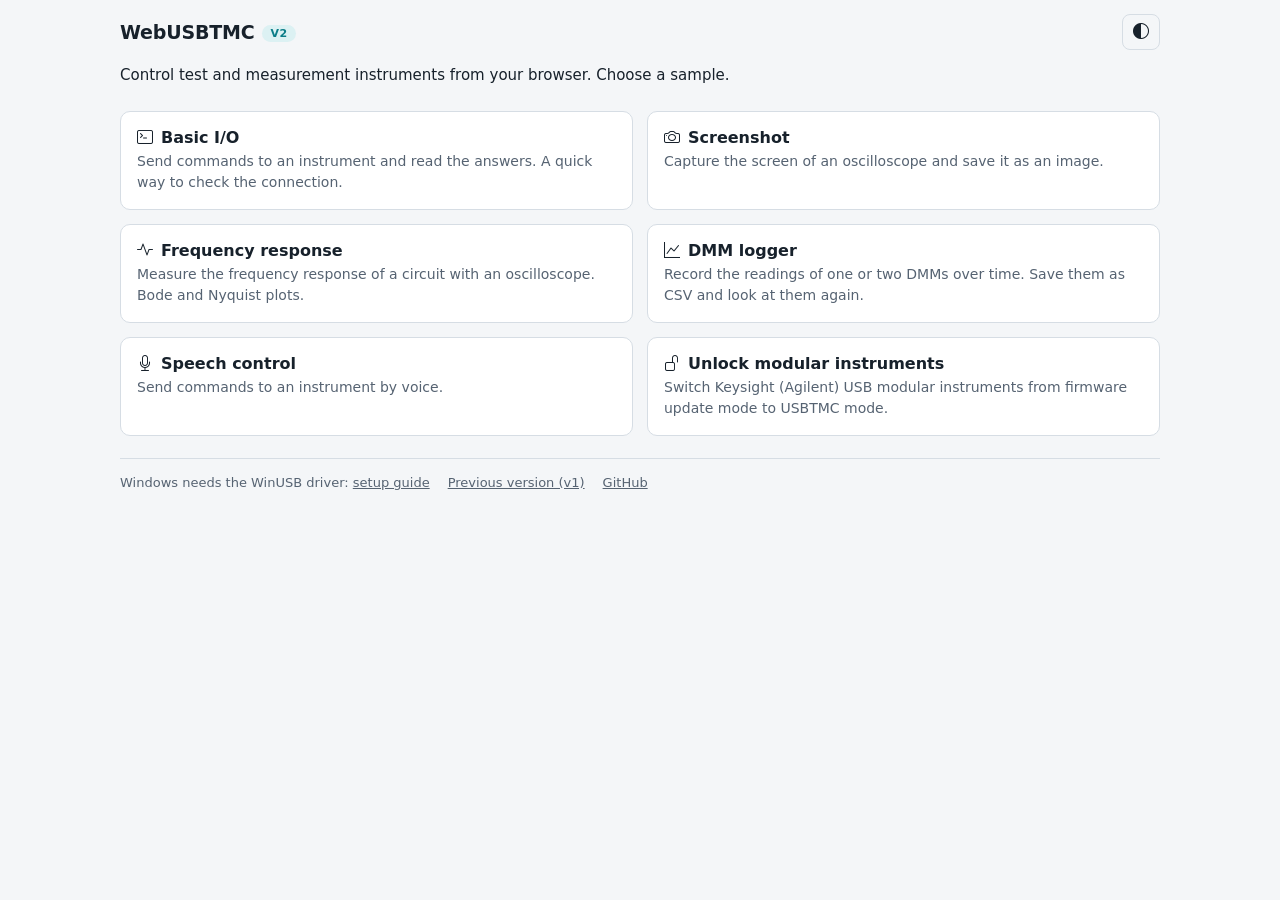
<file: index.html>
<!DOCTYPE html>
<html lang="en">

<head>
  <meta charset="utf-8">
  <meta name="viewport" content="width=device-width, initial-scale=1">
  <meta name="color-scheme" content="light dark">
  <title>WebUSBTMC Demos</title>
  <script src="v2/common/theme.js"></script>
  <link rel="stylesheet" href="https://cdn.jsdelivr.net/npm/bootstrap@5.3.8/dist/css/bootstrap.css"
    integrity="sha256-SlAge5VqSrlDZA7pkxGLVUo06WojJhz+WLmqGAenhJs=" crossorigin="anonymous">
  <link rel="stylesheet" href="https://cdn.jsdelivr.net/npm/bootstrap-icons@1.13.2/font/bootstrap-icons.css"
    integrity="sha256-YNpYiT7G8W7avaxPeaEN1zFRAQQHeC6QI2KG2w7nGZI=" crossorigin="anonymous">
  <link rel="stylesheet" href="v2/common/common.css">
  <style>
    /* The list of samples. Each sample stands on its own, so this page is the only place that knows them all. */
    .samples { list-style: none; margin: 0; padding: 0; display: grid; gap: 14px; grid-template-columns: 1fr; }
    @container (min-width: 760px) { .samples { grid-template-columns: minmax(0, 1fr) minmax(0, 1fr); } }
    .sample {
      display: block; height: 100%; padding: 16px; color: var(--fg); text-decoration: none;
    }
    .sample:hover { border-color: var(--accent); color: var(--fg); }
    .sample:focus-visible { outline: 2px solid var(--accent); outline-offset: 2px; }
    .sample h2 { font-size: 16px; font-weight: 650; text-transform: none; letter-spacing: 0; color: var(--fg); margin: 0 0 4px; }
    .sample p { margin: 0; color: var(--muted); font-size: 14px; }
  </style>
</head>

<body>
  <div class="app">
    <header class="appbar">
      <span class="brand">WebUSBTMC<span class="chip">v2</span></span>
      <button class="btn btn-outline-secondary theme-toggle" type="button" data-theme-toggle><i class="bi bi-circle-half"></i></button>
    </header>

    <p class="mt-2 mb-4">Control test and measurement instruments from your browser. Choose a sample.</p>

    <main>
      <ul class="samples">
        <li>
          <a class="card-lite sample" href="v2/basiciopage/">
            <h2><i class="bi bi-terminal me-2"></i>Basic I/O</h2>
            <p>Send commands to an instrument and read the answers. A quick way to check the connection.</p>
          </a>
        </li>
        <li>
          <a class="card-lite sample" href="v2/screenshotpage/">
            <h2><i class="bi bi-camera me-2"></i>Screenshot</h2>
            <p>Capture the screen of an oscilloscope and save it as an image.</p>
          </a>
        </li>
        <li>
          <a class="card-lite sample" href="v2/fra/">
            <h2><i class="bi bi-activity me-2"></i>Frequency response</h2>
            <p>Measure the frequency response of a circuit with an oscilloscope. Bode and Nyquist plots.</p>
          </a>
        </li>
        <li>
          <a class="card-lite sample" href="v2/dmmlogger/">
            <h2><i class="bi bi-graph-up me-2"></i>DMM logger</h2>
            <p>Record the readings of one or two DMMs over time. Save them as CSV and look at them again.</p>
          </a>
        </li>
        <li>
          <a class="card-lite sample" href="v2/speechrecognitionpage/">
            <h2><i class="bi bi-mic me-2"></i>Speech control</h2>
            <p>Send commands to an instrument by voice.</p>
          </a>
        </li>
        <li>
          <a class="card-lite sample" href="v2/unlockusbmodular/">
            <h2><i class="bi bi-unlock me-2"></i>Unlock modular instruments</h2>
            <p>Switch Keysight (Agilent) USB modular instruments from firmware update mode to USBTMC mode.</p>
          </a>
        </li>
      </ul>
    </main>

    <footer class="foot">
      <span>Windows needs the WinUSB driver: <a href="https://github.com/ananswer/webusbtmc/#windows">setup guide</a></span>
      <a href="v1/">Previous version (v1)</a>
      <a href="https://github.com/ananswer/webusbtmc">GitHub</a>
    </footer>
  </div>
</body>

</html>
</file>
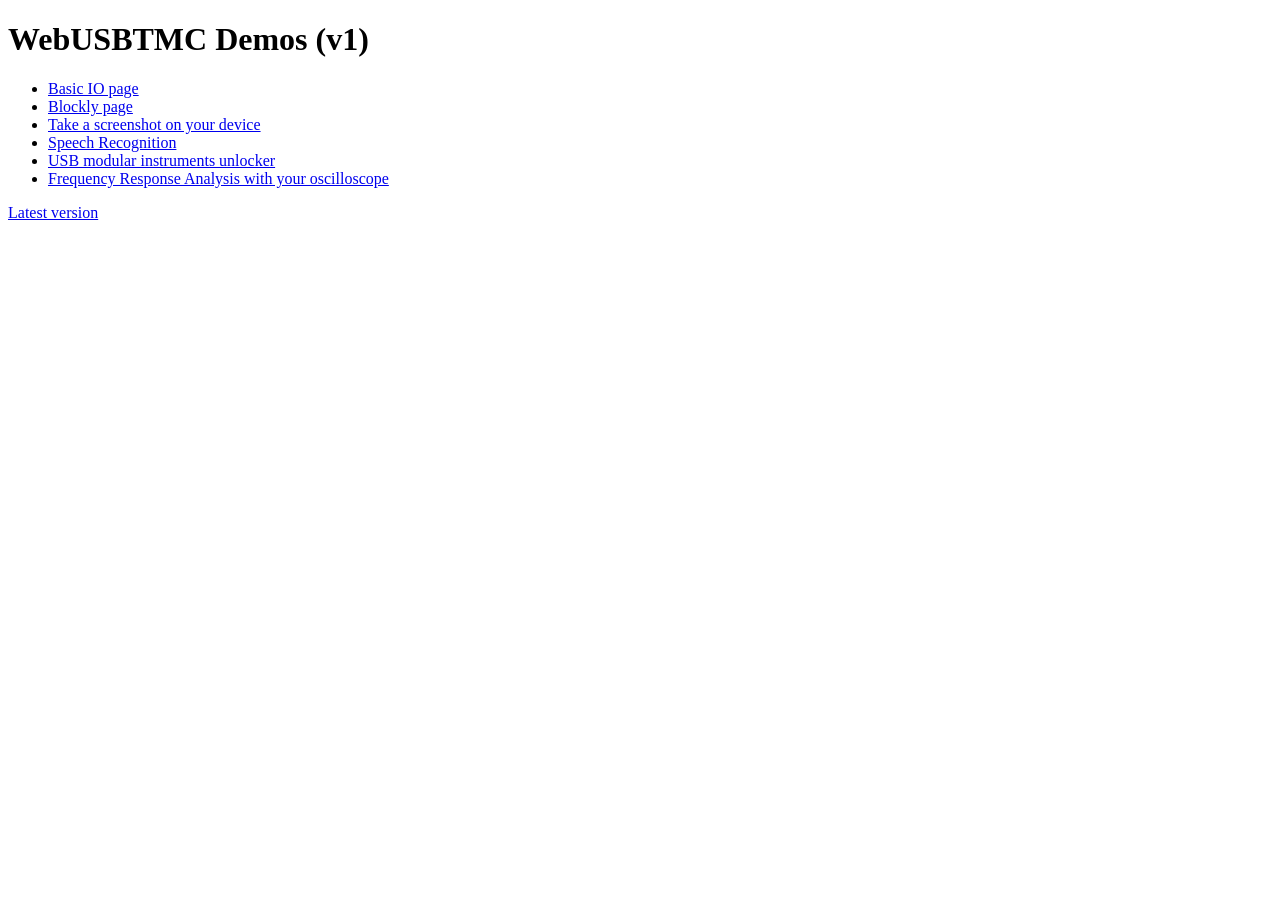
<file: v1/index.html>
<!DOCTYPE html>
<html>
  <head>
    <!-- Required meta tags -->
    <meta charset="utf-8">
    <meta name="viewport" content="width=device-width, initial-scale=1, shrink-to-fit=no">
    <title>WebUSBTMC Demos (v1)</title>
  </head>
  <body>
    <h1>WebUSBTMC Demos (v1)</h1>
    <ul>
      <li><a href="basiciopage/">Basic IO page</a></li>
      <li><a href="blocklypage/">Blockly page</a></li>
      <li><a href="screenshotpage/">Take a screenshot on your device</a></li>
      <li><a href="speechrecognitionpage/">Speech Recognition</a></li>
      <li><a href="unlockusbmodular/">USB modular instruments unlocker</a></li>
      <li><a href="fra/">Frequency Response Analysis with your oscilloscope</a></li>
    </ul>
    <a href="../">Latest version</a>
  </body>
</html>
</file>
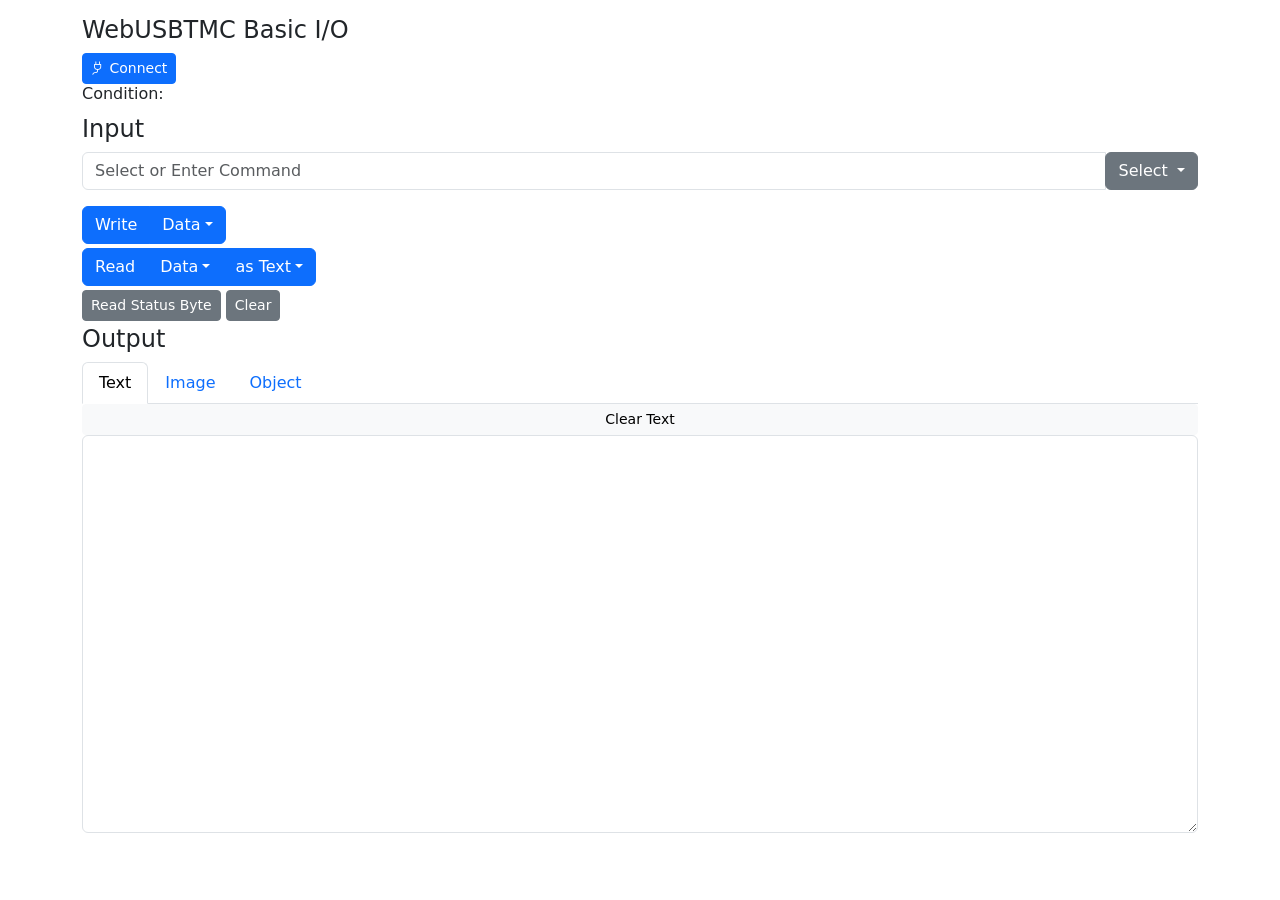
<file: v1/basiciopage/index.html>
<!DOCTYPE html>
<html lang="en">

<head>
  <!-- Required meta tags -->
  <meta charset="utf-8">
  <meta name="viewport" content="width=device-width, initial-scale=1">
  <!-- Bootstrap CSS -->
  <link rel="stylesheet" href="https://cdn.jsdelivr.net/npm/bootstrap@5.1.3/dist/css/bootstrap.css"
    integrity="sha256-o+AsfCHj7A1M5Xgm1kJmZiGEIvMQEzQqrXz2072Gkkg=" crossorigin="anonymous">
  <link rel="stylesheet" href="https://cdn.jsdelivr.net/npm/bootstrap-icons@1.6.0/font/bootstrap-icons.css"
    integrity="sha256-xI9svxPNgINGMuNc6T4pgY5QN385llAJtoyzuf3rcbI=" crossorigin="anonymous">
  <!-- Custom styles for this template -->
  <link rel="stylesheet" href="basiciopage-template.css">
  <title>WebUSBTMC Test page</title>
</head>

<body>
  <div class="container">
    <h4>WebUSBTMC Basic I/O</h4>
    <button class="btn btn-primary btn-sm btn-block" type="button" id="connect-button">
      <i class="bi bi-plug"></i> Connect
    </button>
    <h6><output id="notification-message">Condition:</output></h6>
  </div>

  <div class="pt-1"></div>

  <div class="container">
    <h4>Input</h4>
    <div class="input-group mb-3">
      <input type="text" class="form-control" placeholder="Select or Enter Command" id="input-text">
      <div class="input-group-append">
        <div class="dropdown" id="command-group">
          <button class="btn btn-secondary dropdown-toggle" type="button" id="common-commands" data-bs-toggle="dropdown"
            aria-expanded="false">
            Select
          </button>
          <ul class="dropdown-menu" aria-labelledby="common-commands">
            <li class="dropdown-item">*IDN?</li>
            <li class="dropdown-item">*CLS</li>
            <li class="dropdown-item">*RST</li>
            <li class="dropdown-item">*TST?</li>
            <li class="dropdown-item">*OPC</li>
            <li class="dropdown-item">*OPC?</li>
            <li class="dropdown-item">*WAI</li>
            <li class="dropdown-item">*ESE</li>
            <li class="dropdown-item">*ESE?</li>
            <li class="dropdown-item">*ESR?</li>
            <li class="dropdown-item">*SRE</li>
            <li class="dropdown-item">*SRE?</li>
            <li class="dropdown-item">*STB?</li>
            <li class="dropdown-item">:DISPlay:DATA?</li>
            <li class="dropdown-item">:HCOPy:DATA?</li>
            <li class="dropdown-item">HARDCopy START</li>
          </ul>
        </div>
      </div>
    </div>

    <div class="btn-group">
      <button type="button" class="btn btn-primary" id="wr-button">Write</button>
      <div class="dropdown btn-group button-names">
        <button class="btn btn-primary dropdown-toggle" data-toggle="dropdown" type="button" id="wr-which"
          data-bs-toggle="dropdown" aria-expanded="false">Data</button>
        <div class="dropdown-menu dropdown-menu-right" style="min-width: 400px;" aria-labelledby="wr-which">
          <button class="dropdown-item" id="wr-transfer-data">Data</button>
          <div class="dropdown-divider"></div>
          <button class="dropdown-item" id="wr-transfer-bin">Binary Data</button>
          <form class="px-4">
            <div class="input-group">
              <div class="input-group mb-3">
                <label class="input-group-text" for="wr-filebutton">Upload</label>
                <input type="file" class="form-control" id="wr-filebutton">
              </div>
            </div>
          </form>
        </div>
      </div>
    </div>
  </div>

  <div class="pt-1"></div>

  <div class="container">
    <div class="btn-group">
      <button type="button" class="btn btn-primary" id="rd-button">Read</button>
      <div class="dropdown btn-group button-names">
        <button class="btn btn-primary dropdown-toggle" data-toggle="dropdown" type="button" id="rd-which"
          data-bs-toggle="dropdown" aria-expanded="false">Data</button>
        <div class="dropdown-menu" aria-labelledby="rd-which">
          <button class="dropdown-item" id="rd-transfer-data">Data</button>
          <form class="px-4">
            <div class="form-group">
              <label for="rd-length">Bytes to read</label>
              <input type="text" class="form-control" id="rd-length" placeholder="65535">
            </div>
          </form>
          <div class="dropdown-divider"></div>
          <button class="dropdown-item" id="rd-transfer-bin">Binary Data</button>
        </div>
      </div>
      <div class="dropdown btn-group button-names">
        <button type="button" class="btn btn-primary dropdown-toggle" data-toggle="dropdown" id="rd-as-how"
          data-bs-toggle="dropdown" aria-expanded="false">as Text</button>
        <ul class="dropdown-menu" aria-labelledby="rd-as-how">
          <li class="dropdown-item" id="rd-as-text">as Text</li>
          <li class="dropdown-item" id="rd-as-image">as Image</li>
          <li class="dropdown-item" id="rd-as-object">as Object</li>
        </ul>
      </div>
    </div>
  </div>

  <div class="pt-1"></div>

  <div class="container">
    <button type="button" class="btn btn-secondary btn-sm" id="rstatus-button">Read Status Byte</button>
    <button type="button" class="btn btn-secondary btn-sm" id="clear-button">Clear</button>
  </div>

  <div class="pt-1"></div>

  <div class="container">
    <h4>Output</h4>
    <!-- Nav tabs -->
    <ul class="nav nav-tabs" role="tablist">
      <li class="nav-item" role="presentation">
        <button class="nav-link active" id="text-tab" data-bs-toggle="tab" data-bs-target="#text-pane" type="button"
          role="tab" aria-controls="text-pane" aria-selected="true">Text</button>
      </li>
      <li class="nav-item" role="presentation">
        <button class="nav-link" id="image-tab" data-bs-toggle="tab" data-bs-target="#image-pane" type="button"
          role="tab" aria-controls="image-pane" aria-selected="false">Image</button>
      </li>
      <li class="nav-item" role="presentation">
        <button class="nav-link" id="object-tab" data-bs-toggle="tab" data-bs-target="#object-pane" type="button"
          role="tab" aria-controls="object-pane" aria-selected="false">Object</button>
      </li>
    </ul>

    <!-- Tab panes -->
    <div class="tab-content">
      <div class="tab-pane fade show active" id="text-pane" role="tabpanel" aria-labelledby="text-tab">
        <div class="form-group">
          <div class="d-grid gap-2">
            <button class="btn btn-light btn-sm btn-block" type="button" id="clear-text-button">Clear Text</button>
          </div>
          <textarea class="form-control" id="output-textarea" rows="16"></textarea>
        </div>
      </div>
      <div class="tab-pane fade" id="image-pane" role="tabpanel" aria-labelledby="image-tab">
        Received image data
        <div class='d-none' id="image-area">
          <a href="#" id="image-link"><img class="img-fluid" id="image-field" alt="Received image"></a>
        </div>
      </div>
      <div class="tab-pane fade" id="object-pane" role="tabpanel" aria-labelledby="object-tab">
        Received object data
        <div class='d-none' id="object-area">
          <output id="rcvd-length"> xx byte</output><a href="#" id="file-link">Download</a>
        </div>
      </div>
    </div>
  </div>

  <!-- Optional JavaScript -->
  <script src="https://cdn.jsdelivr.net/npm/@popperjs/core@2.10.2/dist/umd/popper.min.js"
    integrity="sha256-85WHXrXVjFEoxDSBLNClPUOLEVNvf9FXcHfYpcYS4f0=" crossorigin="anonymous"></script>
  <script src="https://cdn.jsdelivr.net/npm/bootstrap@5.1.3/dist/js/bootstrap.min.js"
    integrity="sha256-cMPWkL3FzjuaFSfEYESYmjF25hCIL6mfRSPnW8OVvM4=" crossorigin="anonymous"></script>

  <script type="module" src="basiciopage.js"></script>

  <script type="text/javascript">
    const beforeUnload = (event) => {
      event.preventDefault();
      var c = confirm();
      if (c) {
        return true;
      }
      else
        return false;
    };
    window.onbeforeunload = beforeUnload;
  </script>

</body>

</html>
</file>
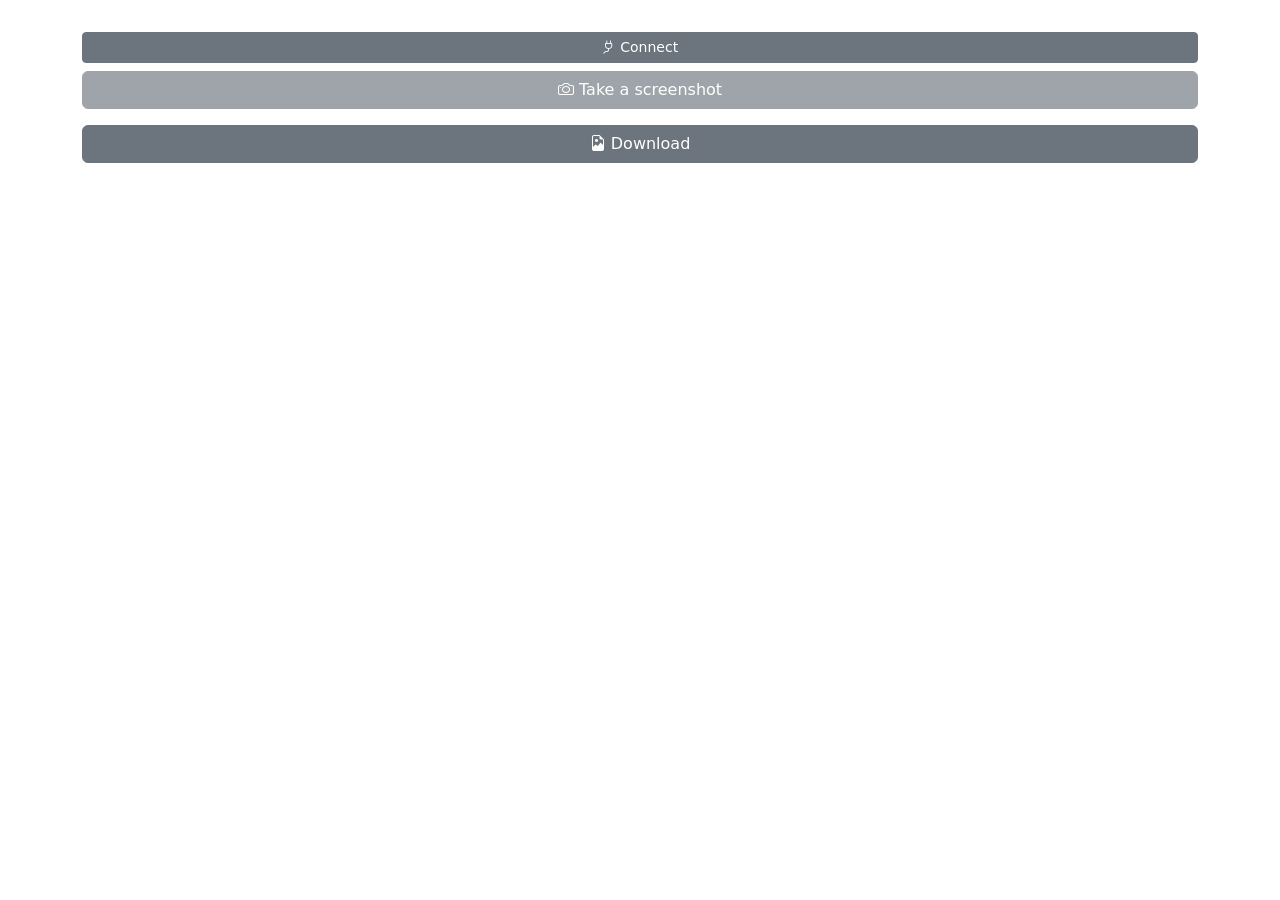
<file: v1/screenshotpage/index.html>
<!DOCTYPE html>
<html lang="en">

<head>
  <!-- Required meta tags -->
  <meta charset="utf-8">
  <meta name="viewport" content="width=device-width, initial-scale=1">
  <!-- Bootstrap CSS -->
  <link rel="stylesheet" href="https://cdn.jsdelivr.net/npm/bootstrap@5.1.3/dist/css/bootstrap.css"
    integrity="sha256-o+AsfCHj7A1M5Xgm1kJmZiGEIvMQEzQqrXz2072Gkkg=" crossorigin="anonymous">
  <link rel="stylesheet" href="https://cdn.jsdelivr.net/npm/bootstrap-icons@1.6.0/font/bootstrap-icons.css"
    integrity="sha256-xI9svxPNgINGMuNc6T4pgY5QN385llAJtoyzuf3rcbI=" crossorigin="anonymous">
  <!-- Custom styles for this template -->
  <link rel="stylesheet" href="screenshotpage-template.css">
  <title>Taka a screenshot from an oscilloscope</title>
</head>

<body>
  <div class="container">
    <div class="d-grid gap-2">
      <button class="btn btn-secondary btn-sm btn-block" type="button" id="connect-button">
        <i class="bi bi-plug"></i> Connect
      </button>
    </div>
    <div class="d-none" id="windows-advice-text">
      For windows users; You need to <a href="https://github.com/ananswer/webusbtmc/#windows">install usb driver</a>
    </div>
  </div>

  <div class="pt-2"></div>

  <div class="container">
    <div class="d-grid gap-2">
      <button type="button" class="btn btn-secondary btn-block" id="takeashot-button" disabled>
        <i class="bi bi-camera"></i> Take a screenshot
      </button>
    </div>
  </div>

  <div class="pt-2"></div>

  <div class="container">
    <div class="d-none" id="image-area">
      <img class="img-fluid" id="screenshot-image" alt="Received image">
    </div>
  </div>

  <div class="pt-2"></div>

  <div class="container">
    <div class="d-grid gap-2">
      <a class="mb-2 btn btn-secondary btn-block" id="download-link" href="#" role="button">
        <i class="bi bi-file-earmark-image"></i> Download
      </a>
    </div>
  </div>

  <div class="pt-2"></div>

  <div class="container">
    <div class="d-none" id="help-area">
      <button class="btn btn-light btn-sm" type="button" data-bs-toggle="collapse" data-bs-target="#troubleshoot-panel"
        aria-expanded="false" aria-controls="troubleshoot-panel" id="help-button">
        Trouble with the screenshot?
      </button>
      <div class="collapse" id="troubleshoot-panel">
        <div class="form-group">
          <label for="command-input">Screenshot command</label>
          <input class="form-control" id="command-input" aria-describedby="commandHelp" placeholder="Enter command">
          <small id="commandHelp" class="form-text text-muted">Customize the screenshot command for your measurement instruments.</small>
        </div>
        <div class="form-group">
          <label for="delay-input">Wait Time (milliseconds)</label>
          <input class="form-control" id="delay-input" aria-describedby="commandHelp" placeholder="milliseconds">
          <small id="delayHelp" class="form-text text-muted">Enter the required wait time after issuing a command request, in milliseconds.</small>
        </div>
        <div class="form-group">
          <input class="form-check-input" type="checkbox" id="binaryBlock-check" >
          <label class="form-check-label" for="binaryBlock-check">Binary Transfer Format is applied to the receive process.</label>
        </div>
        <div class="form-group">
          <button type="button" class="btn btn-secondary btn-sm" id="fetchDeviceInfo-button">Fetch Device Info</button>
          <br>
          <label for="yourDevice-textarea">About your device</label>
          <textarea class="form-control" id="yourDevice-textarea" aria-describedby="yourDeviceHelp" rows="3"></textarea>
          <small id="yourDeviceHelp" class="form-text text-muted">Please provide the following device information when reporting issues or questions.</small>
        </div>
      </div>
    </div>
  </div>

  <!-- Optional JavaScript -->
  <script src="https://cdn.jsdelivr.net/npm/@popperjs/core@2.10.2/dist/umd/popper.min.js"
    integrity="sha256-85WHXrXVjFEoxDSBLNClPUOLEVNvf9FXcHfYpcYS4f0=" crossorigin="anonymous"></script>
  <script src="https://cdn.jsdelivr.net/npm/bootstrap@5.1.3/dist/js/bootstrap.min.js"
    integrity="sha256-cMPWkL3FzjuaFSfEYESYmjF25hCIL6mfRSPnW8OVvM4=" crossorigin="anonymous"></script>

  <script type="module" src="screenshotpage.js"></script>

  <script type="text/javascript">
    const beforeUnload = (event) => {
      event.preventDefault();
      var c = confirm();
      if (c) {
        return true;
      }
      else
        return false;
    };
    window.onbeforeunload = beforeUnload;
  </script>

</body>

</html>
</file>
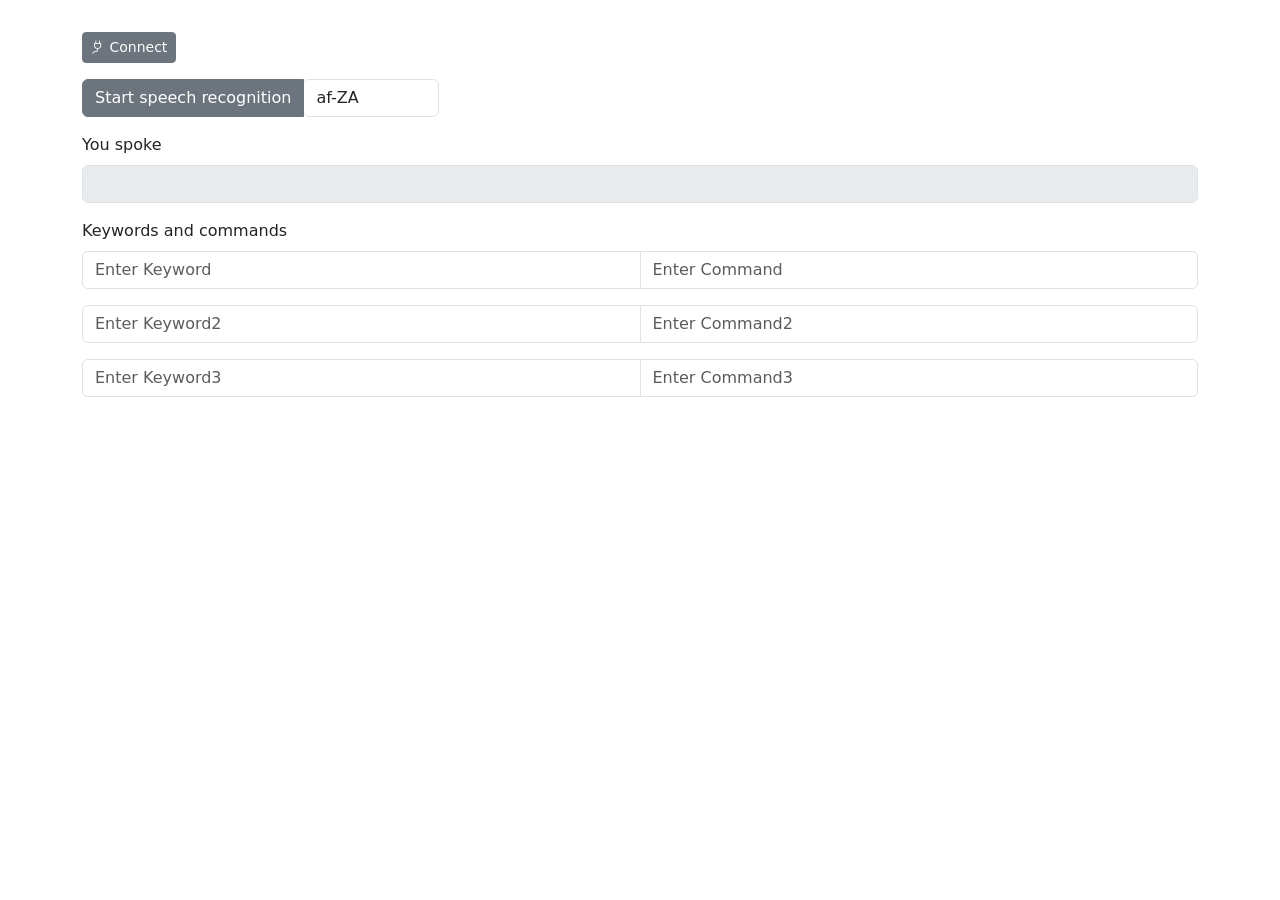
<file: v1/speechrecognitionpage/index.html>
<!DOCTYPE html>
<html lang="en">

<head>
  <!-- Required meta tags -->
  <meta charset="utf-8">
  <meta name="viewport" content="width=device-width, initial-scale=1, shrink-to-fit=no">
  <!-- Bootstrap CSS -->
  <link rel="stylesheet" href="https://cdn.jsdelivr.net/npm/bootstrap@5.1.3/dist/css/bootstrap.css"
    integrity="sha256-o+AsfCHj7A1M5Xgm1kJmZiGEIvMQEzQqrXz2072Gkkg=" crossorigin="anonymous">
  <link rel="stylesheet" href="https://cdn.jsdelivr.net/npm/bootstrap-icons@1.6.0/font/bootstrap-icons.css"
    integrity="sha256-xI9svxPNgINGMuNc6T4pgY5QN385llAJtoyzuf3rcbI=" crossorigin="anonymous">
  <!-- Custom styles for this template -->
  <link rel="stylesheet" href="speechrecognition-template.css">
  <title>Speech recognition with M&T devices</title>
</head>

<body>

  <div class="container">
    <button class="btn btn-secondary btn-sm btn-block" type="button" id="connect-button">
      <i class="bi bi-plug"></i> Connect
    </button>
    <div class="d-none" id="windows-advice-text">
      For windows users; You need to <a href="https://github.com/ananswer/webusbtmc/#windows">install usb driver</a>
    </div>
  </div>

  <div class="pt-3"></div>

  <div class="container">
    <div class="input-group mb-3">
      <button type="button" class="btn btn-secondary btn-group" id="recognition-button">
        Start speech recognition
      </button>
      <div class="input-group-append">
        <div class="btn-group language">
          <select class="input-large form-control" id="language-selector">
            <option value="af-ZA">af-ZA</option>
            <option value="am-ET">am-ET</option>
            <option value="az-AZ">az-AZ</option>
            <option value="bn-BD">bn-BD</option>
            <option value="bn-IN">bn-IN</option>
            <option value="id-ID">id-ID</option>
            <option value="ms-MY">ms-MY</option>
            <option value="ca-ES">ca-ES</option>
            <option value="cs-CZ">cs-CZ</option>
            <option value="da-DK">da-DK</option>
            <option value="de-DE">de-DE</option>
            <option value="en-AU">en-AU</option>
            <option value="en-CA">en-CA</option>
            <option value="en-IN">en-IN</option>
            <option value="en-KE">en-KE</option>
            <option value="en-TZ">en-TZ</option>
            <option value="en-GH">en-GH</option>
            <option value="en-NZ">en-NZ</option>
            <option value="en-NG">en-NG</option>
            <option value="en-ZA">en-ZA</option>
            <option value="en-PH">en-PH</option>
            <option value="en-GB">en-GB</option>
            <option value="en-US">en-US</option>
            <option value="es-AR">es-AR</option>
            <option value="es-BO">es-BO</option>
            <option value="es-CL">es-CL</option>
            <option value="es-CO">es-CO</option>
            <option value="es-CR">es-CR</option>
            <option value="es-EC">es-EC</option>
            <option value="es-SV">es-SV</option>
            <option value="es-ES">es-ES</option>
            <option value="es-US">es-US</option>
            <option value="es-GT">es-GT</option>
            <option value="es-HN">es-HN</option>
            <option value="es-MX">es-MX</option>
            <option value="es-NI">es-NI</option>
            <option value="es-PA">es-PA</option>
            <option value="es-PY">es-PY</option>
            <option value="es-PE">es-PE</option>
            <option value="es-PR">es-PR</option>
            <option value="es-DO">es-DO</option>
            <option value="es-UY">es-UY</option>
            <option value="es-VE">es-VE</option>
            <option value="eu-ES">eu-ES</option>
            <option value="fil-PH">fil-PH</option>
            <option value="fr-FR">fr-FR</option>
            <option value="jv-ID">jv-ID</option>
            <option value="gl-ES">gl-ES</option>
            <option value="gu-IN">gu-IN</option>
            <option value="hr-HR">hr-HR</option>
            <option value="zu-ZA">zu-ZA</option>
            <option value="is-IS">is-IS</option>
            <option value="it-IT">it-IT</option>
            <option value="it-CH">it-CH</option>
            <option value="kn-IN">kn-IN</option>
            <option value="km-KH">km-KH</option>
            <option value="lv-LV">lv-LV</option>
            <option value="lt-LT">lt-LT</option>
            <option value="ml-IN">ml-IN</option>
            <option value="mr-IN">mr-IN</option>
            <option value="hu-HU">hu-HU</option>
            <option value="lo-LA">lo-LA</option>
            <option value="nl-NL">nl-NL</option>
            <option value="ne-NP">ne-NP</option>
            <option value="nb-NO">nb-NO</option>
            <option value="pl-PL">pl-PL</option>
            <option value="pt-BR">pt-BR</option>
            <option value="pt-PT">pt-PT</option>
            <option value="ro-RO">ro-RO</option>
            <option value="si-LK">si-LK</option>
            <option value="sl-SI">sl-SI</option>
            <option value="su-ID">su-ID</option>
            <option value="sk-SK">sk-SK</option>
            <option value="fi-FI">fi-FI</option>
            <option value="sv-SE">sv-SE</option>
            <option value="sw-TZ">sw-TZ</option>
            <option value="sw-KE">sw-KE</option>
            <option value="ka-GE">ka-GE</option>
            <option value="hy-AM">hy-AM</option>
            <option value="ta-IN">ta-IN</option>
            <option value="ta-SG">ta-SG</option>
            <option value="ta-LK">ta-LK</option>
            <option value="ta-MY">ta-MY</option>
            <option value="te-IN">te-IN</option>
            <option value="vi-VN">vi-VN</option>
            <option value="tr-TR">tr-TR</option>
            <option value="ur-PK">ur-PK</option>
            <option value="ur-IN">ur-IN</option>
            <option value="el-GR">el-GR</option>
            <option value="bg-BG">bg-BG</option>
            <option value="ru-RU">ru-RU</option>
            <option value="sr-RS">sr-RS</option>
            <option value="uk-UA">uk-UA</option>
            <option value="ko-KR">ko-KR</option>
            <option value="cmn-Hans-CN">cmn-Hans-CN</option>
            <option value="cmn-Hans-HK">cmn-Hans-HK</option>
            <option value="cmn-Hant-TW">cmn-Hant-TW</option>
            <option value="yue-Hant-HK">yue-Hant-HK</option>
            <option value="ja-JP">ja-JP</option>
            <option value="hi-IN">hi-IN</option>
            <option value="th-TH">th-TH</option>
          </select>
        </div>
      </div>
    </div>
  </div>

  <div class="container">
    <fieldset disabled>
      <div class="mb-3">
        <label for="whatyousaid" class="form-label">You spoke</label>
        <input type="text" class="form-control" id="whatyousaid">
      </div>
    </fieldset>
    <label for="test12" class="form-label">Keywords and commands</label>
    <div id="test12">
      <div class="input-group mb-3">
        <input type="text" class="form-control" placeholder="Enter Keyword" id="input-keyword">
        <input type="text" class="form-control" placeholder="Enter Command" id="input-command">
      </div>
      <div class="input-group mb-3">
        <input type="text" class="form-control" placeholder="Enter Keyword2" id="input-keyword2">
        <input type="text" class="form-control" placeholder="Enter Command2" id="input-command2">
      </div>
      <div class="input-group mb-3">
        <input type="text" class="form-control" placeholder="Enter Keyword3" id="input-keyword3">
        <input type="text" class="form-control" placeholder="Enter Command3" id="input-command3">
      </div>
    </div>
  </div>


  <!-- Optional JavaScript -->
  <script src="https://cdn.jsdelivr.net/npm/@popperjs/core@2.10.2/dist/umd/popper.min.js"
    integrity="sha256-85WHXrXVjFEoxDSBLNClPUOLEVNvf9FXcHfYpcYS4f0=" crossorigin="anonymous"></script>
  <script src="https://cdn.jsdelivr.net/npm/bootstrap@5.1.3/dist/js/bootstrap.min.js"
    integrity="sha256-cMPWkL3FzjuaFSfEYESYmjF25hCIL6mfRSPnW8OVvM4=" crossorigin="anonymous"></script>
  <script type="module" src="speechrecognitionpage.js"></script>


  <!-- beforeunload -->
  <script type="text/javascript">
    window.onbeforeunload = function () {
      var c = confirm();
      if (c) {
        return true;
      }
      else
        return false;
    }

  </script>

</body>

</html>
</file>
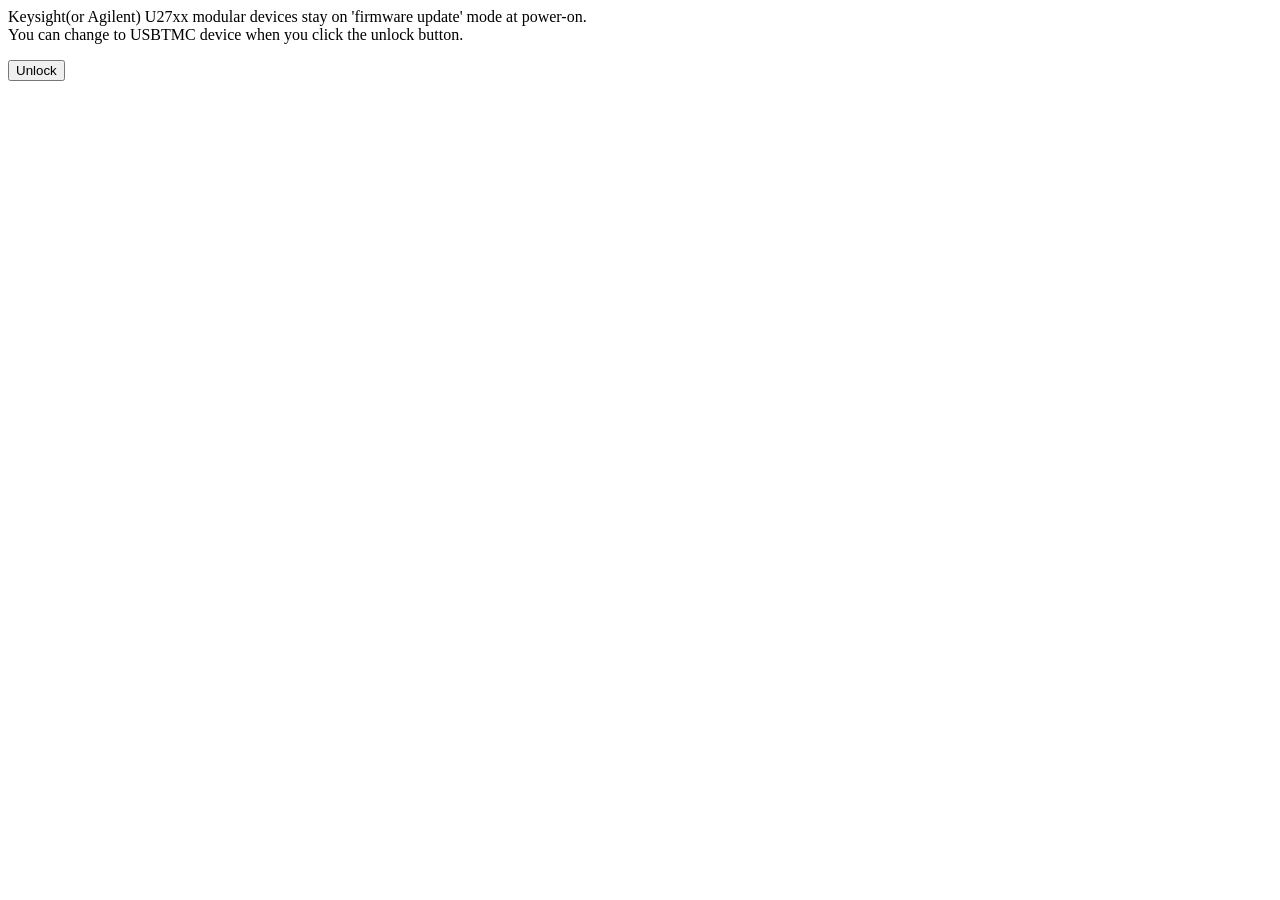
<file: v1/unlockusbmodular/index.html>
<!doctype html>

<html lang="en">
<head>
  <meta charset="utf-8">

  <title>Keysight USB Modular instruments unlocker</title>

</head>

<body>
  Keysight(or Agilent) U27xx modular devices stay on 'firmware update' mode at power-on.<br>
  You can change to USBTMC device when you click the unlock button.
  <p>
    <button id="unlock">Unlock</button>
  </p>
  <script>
    document.getElementById('unlock').onclick = function() {
      let device;
      const filters = [
        {'classCode': 0x00, 'subclassCode': 0x00, 'protocolCode': 0x00},
      ];
      navigator.usb.requestDevice({'filters': filters}).then((result) => {
        device = result;
        return device.open();

      }).then(()=>{
        if (device.vendorId != 0x0957) {
          throw new Error("The device is not suitable");
        }
        return device.claimInterface(device.configuration.interfaces[0].interfaceNumber);

      }).then(()=>{
          const data = new Uint8Array([0x00, 0x00, 0x01, 0x01, 0x00, 0x00, 0x00, 0x00]);
          return device.controlTransferOut({
            'requestType': 'vendor',
            'recipient': 'device',
            'request': 0x0C,
            'value': 0,
            'index': 0x475}, data
          );

      }).then(()=>{
        alert('Unlock Success');
      }).catch((error) => {
        alert(error);
      });
    };

  </script>
</body>
</html>
</file>
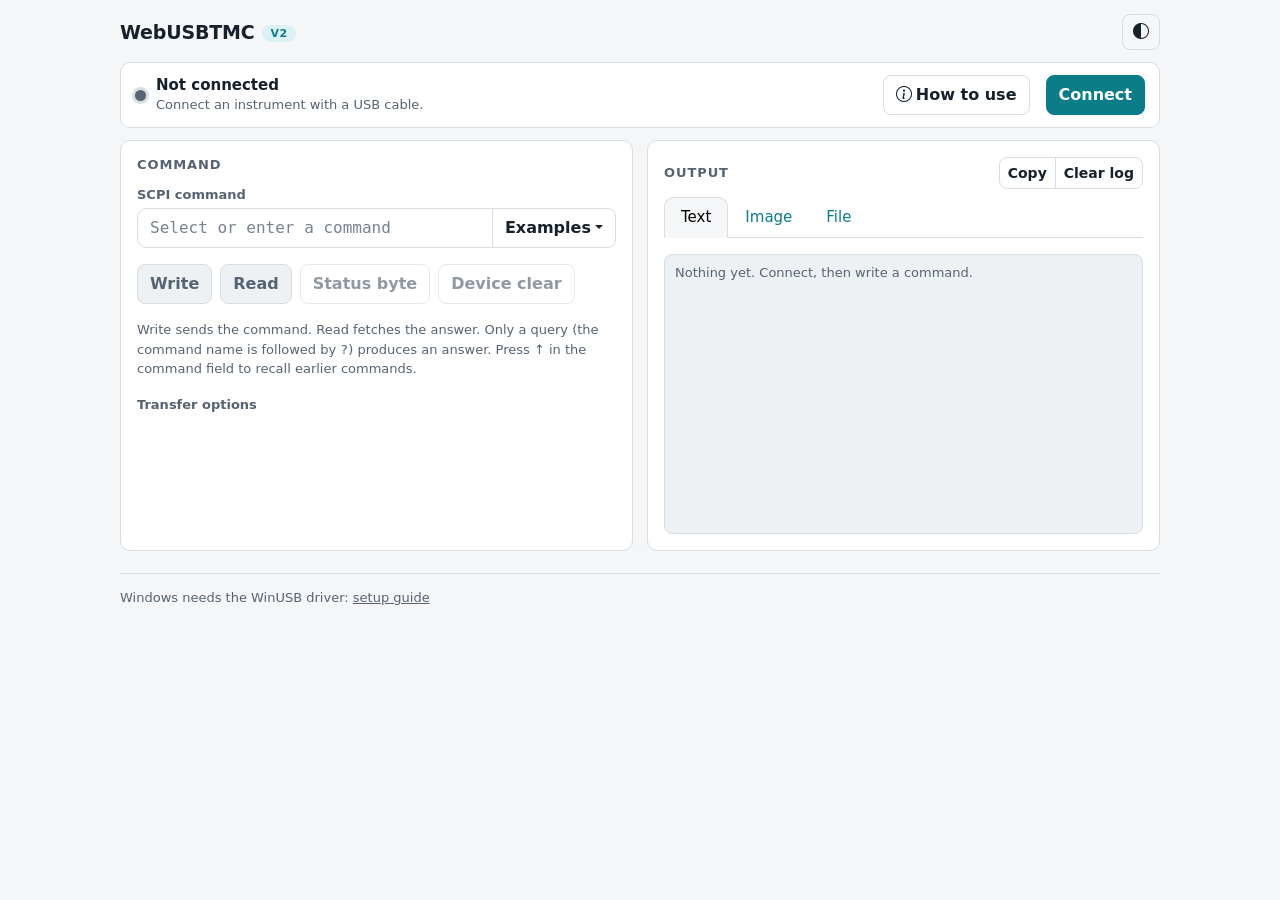
<file: v2/basiciopage/index.html>
<!DOCTYPE html>
<html lang="en">

<head>
  <meta charset="utf-8">
  <meta name="viewport" content="width=device-width, initial-scale=1">
  <meta name="color-scheme" content="light dark">
  <title>WebUSBTMC Basic I/O</title>
  <script src="../common/theme.js"></script>
  <link rel="stylesheet" href="https://cdn.jsdelivr.net/npm/bootstrap@5.3.8/dist/css/bootstrap.css"
    integrity="sha256-SlAge5VqSrlDZA7pkxGLVUo06WojJhz+WLmqGAenhJs=" crossorigin="anonymous">
  <link rel="stylesheet" href="https://cdn.jsdelivr.net/npm/bootstrap-icons@1.13.2/font/bootstrap-icons.css"
    integrity="sha256-YNpYiT7G8W7avaxPeaEN1zFRAQQHeC6QI2KG2w7nGZI=" crossorigin="anonymous">
  <link rel="stylesheet" href="../common/common.css">
</head>

<body>
  <div class="app">
    <header class="appbar">
      <a class="brand" href="../../">WebUSBTMC<span class="chip">v2</span></a>
      <h1 class="visually-hidden">Basic I/O</h1>
      <button class="btn btn-outline-secondary theme-toggle" type="button" data-theme-toggle><i class="bi bi-circle-half"></i></button>
    </header>

    <section class="card-lite conn" aria-live="polite">
      <div class="info">
        <span class="dot" id="conn-dot"></span>
        <div style="min-width: 0">
          <div class="name" id="conn-name">Not connected</div>
          <div class="sub" id="conn-sub">Connect an instrument with a USB cable.</div>
        </div>
      </div>
      <button type="button" class="btn btn-outline-secondary" id="howto-button">
        <i class="bi bi-info-circle me-1"></i>How to use
      </button>
      <button class="btn btn-primary" type="button" id="connect-button">Connect</button>
    </section>

    <div id="alerts"></div>

    <main class="grid2">
      <section class="card-lite panel">
        <h2>Command</h2>
        <label class="field-label" for="input-text">SCPI command</label>
        <div class="input-group mb-3">
          <input type="text" class="form-control mono" placeholder="Select or enter a command" id="input-text"
            autocomplete="off" autocapitalize="off" autocorrect="off" spellcheck="false">
          <button class="btn btn-outline-secondary dropdown-toggle" type="button" data-bs-toggle="dropdown"
            aria-expanded="false">Examples</button>
          <ul class="dropdown-menu dropdown-menu-end" id="command-group">
            <li><button class="dropdown-item mono" type="button">*IDN?</button></li>
            <li><button class="dropdown-item mono" type="button">*CLS</button></li>
            <li><button class="dropdown-item mono" type="button">*RST</button></li>
            <li><button class="dropdown-item mono" type="button">*TST?</button></li>
            <li><button class="dropdown-item mono" type="button">*OPC</button></li>
            <li><button class="dropdown-item mono" type="button">*OPC?</button></li>
            <li><button class="dropdown-item mono" type="button">*WAI</button></li>
            <li><button class="dropdown-item mono" type="button">*ESE</button></li>
            <li><button class="dropdown-item mono" type="button">*ESE?</button></li>
            <li><button class="dropdown-item mono" type="button">*ESR?</button></li>
            <li><button class="dropdown-item mono" type="button">*SRE</button></li>
            <li><button class="dropdown-item mono" type="button">*SRE?</button></li>
            <li><button class="dropdown-item mono" type="button">*STB?</button></li>
            <li><button class="dropdown-item mono" type="button">:DISPlay:DATA?</button></li>
            <li><button class="dropdown-item mono" type="button">:HCOPy:DATA?</button></li>
            <li><button class="dropdown-item mono" type="button">HARDCopy START</button></li>
          </ul>
        </div>

        <div class="row-actions mb-3">
          <button type="button" class="btn btn-primary" id="wr-button" data-needs-connection disabled>Write</button>
          <button type="button" class="btn btn-primary" id="rd-button" data-needs-connection disabled>Read</button>
          <button type="button" class="btn btn-outline-secondary" id="rstatus-button" data-needs-connection disabled>Status byte</button>
          <button type="button" class="btn btn-outline-secondary" id="clear-button" data-needs-connection disabled>Device clear</button>
        </div>
        <p class="note">Write sends the command. Read fetches the answer. Only a query (the command name is
          followed by <span class="mono">?</span>) produces an answer. Press ↑ in the command field to recall earlier commands.</p>

        <details>
          <summary class="field-label">Transfer options</summary>
          <div class="row g-3 pt-2">
            <div class="col-12 col-sm-6">
              <label class="field-label" for="wr-type">Write as</label>
              <select class="form-select" id="wr-type">
                <option value="data" selected>Text</option>
                <option value="binary">Binary data (block)</option>
              </select>
              <div class="form-text">Binary: the selected file is sent after the command as a block (<span class="mono">#…</span>).</div>
            </div>
            <div class="col-12 col-sm-6">
              <label class="field-label" for="wr-filebutton">File to send</label>
              <input type="file" class="form-control" id="wr-filebutton">
            </div>
            <div class="col-12 col-sm-6">
              <label class="field-label" for="rd-type">Read as</label>
              <select class="form-select" id="rd-type">
                <option value="data" selected>Text / raw bytes</option>
                <option value="binary">Binary block (starts with #)</option>
              </select>
              <div class="form-text">Use the binary block for answers that start with <span class="mono">#</span>, such as screen images.</div>
            </div>
            <div class="col-12 col-sm-6">
              <label class="field-label" for="rd-length">Bytes to read</label>
              <input type="text" inputmode="numeric" class="form-control mono" id="rd-length" placeholder="65535">
            </div>
            <div class="col-12 col-sm-6">
              <label class="field-label" for="rd-timeout">Timeout</label>
              <select class="form-select" id="rd-timeout">
                <option value="1000">1 second</option>
                <option value="5000" selected>5 seconds</option>
                <option value="10000">10 seconds</option>
                <option value="30000">30 seconds</option>
                <option value="60000">60 seconds</option>
              </select>
              <div class="form-text">How long Read waits for the instrument.</div>
            </div>
            <div class="col-12">
              <label class="field-label" for="rd-as">Show the result as</label>
              <select class="form-select" id="rd-as">
                <option value="text" selected>Text</option>
                <option value="image">Image</option>
                <option value="object">File (download)</option>
              </select>
            </div>
          </div>
        </details>
      </section>

      <section class="card-lite panel">
        <div class="d-flex align-items-center justify-content-between mb-2">
          <h2 class="mb-0">Output</h2>
          <div class="btn-group">
            <button class="btn btn-sm btn-outline-secondary" type="button" id="copy-log-button" style="min-height: 32px">Copy</button>
            <button class="btn btn-sm btn-outline-secondary" type="button" id="clear-text-button" style="min-height: 32px">Clear log</button>
          </div>
        </div>
        <ul class="nav nav-tabs mb-3" role="tablist">
          <li class="nav-item" role="presentation">
            <button class="nav-link active" id="text-tab" data-bs-toggle="tab" data-bs-target="#text-pane" type="button"
              role="tab" aria-controls="text-pane" aria-selected="true">Text</button>
          </li>
          <li class="nav-item" role="presentation">
            <button class="nav-link" id="image-tab" data-bs-toggle="tab" data-bs-target="#image-pane" type="button"
              role="tab" aria-controls="image-pane" aria-selected="false">Image</button>
          </li>
          <li class="nav-item" role="presentation">
            <button class="nav-link" id="object-tab" data-bs-toggle="tab" data-bs-target="#object-pane" type="button"
              role="tab" aria-controls="object-pane" aria-selected="false">File</button>
          </li>
        </ul>
        <div class="tab-content">
          <div class="tab-pane fade show active" id="text-pane" role="tabpanel" aria-labelledby="text-tab" tabindex="0">
            <div class="log" id="output-log" role="log" aria-live="polite"><div class="empty">Nothing yet. Connect, then write a command.</div></div>
          </div>
          <div class="tab-pane fade" id="image-pane" role="tabpanel" aria-labelledby="image-tab" tabindex="0">
            <p class="note" id="image-empty">No image received yet. Choose “Image” under Transfer options, then Read.</p>
            <div class="d-none" id="image-area">
              <a href="#" id="image-link"><img class="img-fluid" id="image-field" alt="Received image"></a>
            </div>
          </div>
          <div class="tab-pane fade" id="object-pane" role="tabpanel" aria-labelledby="object-tab" tabindex="0">
            <p class="note" id="object-empty">No file received yet. Choose “File (download)” under Transfer options, then Read.</p>
            <div class="d-none" id="object-area">
              <output id="rcvd-length"></output>
              <a href="#" id="file-link" class="ms-2">Download</a>
            </div>
          </div>
        </div>
      </section>
    </main>

    <footer class="foot">
      <span>Windows needs the WinUSB driver: <a href="https://github.com/ananswer/webusbtmc/#windows">setup guide</a></span>
    </footer>
  </div>

  <template id="howto-body" data-title="How to use Basic I/O">
    <p>Send commands to an instrument and read its answers.</p>
    <ol>
      <li><strong>Connect.</strong> Press <b>Connect</b> and choose your instrument in the dialog of the browser.</li>
      <li><strong>Write.</strong> Type a command, or pick one under <b>Examples</b>, and press <b>Write</b>.</li>
      <li><strong>Read.</strong> Press <b>Read</b> to fetch the answer. Only a query (the command name is followed by <code>?</code>, for example <code>*IDN?</code>) produces an answer.</li>
    </ol>
    <h6>Other buttons</h6>
    <ul>
      <li><b>Status byte</b> reads the status byte of the instrument and names the bits that are set (see below).</li>
      <li><b>Device clear</b> resets the communication with the instrument. Use it when the answers stop coming.</li>
    </ul>
    <h6>Status byte</h6>
    <ul>
      <li><b>MAV</b> (bit 4): the instrument has an answer to read.</li>
      <li><b>ESB</b> (bit 5): an event is recorded in the standard event status register, for example an error. Read it with <code>*ESR?</code>.</li>
      <li><b>MSS</b> (bit 6): the instrument requests service.</li>
      <li><b>EAV</b> (bit 2): the error queue has entries. Read them with <code>:SYSTem:ERRor?</code>.</li>
      <li><b>QSB</b> (bit 3) and <b>OSB</b> (bit 7): summary of the questionable and the operation status.</li>
      <li>Other bits depend on the instrument and are shown as “bit 0” and so on.</li>
    </ul>
    <h6>Transfer options</h6>
    <p>Open <b>Transfer options</b> to read binary data, to show the result as an image or as a file, to send a file, or to change the timeout of Read.</p>
    <h6>Tips</h6>
    <ul>
      <li>If Read reports that there was no answer, write a query first, or raise the timeout if the instrument is slow. The connection can still be used.</li>
      <li>The log can be copied with <b>Copy</b>. Each line has the time it was written.</li>
    </ul>
  </template>

  <script src="https://cdn.jsdelivr.net/npm/@popperjs/core@2.11.8/dist/umd/popper.min.js"
    integrity="sha256-whL0tQWoY1Ku1iskqPFvmZ+CHsvmRWx/PIoEvIeWh4I=" crossorigin="anonymous"></script>
  <script src="https://cdn.jsdelivr.net/npm/bootstrap@5.3.8/dist/js/bootstrap.min.js"
    integrity="sha256-ew8UiV1pJH/YjpOEBInP1HxVvT/SfrCmwSoUzF9JIgc=" crossorigin="anonymous"></script>

  <script type="module" src="basiciopage.js"></script>
</body>

</html>
</file>
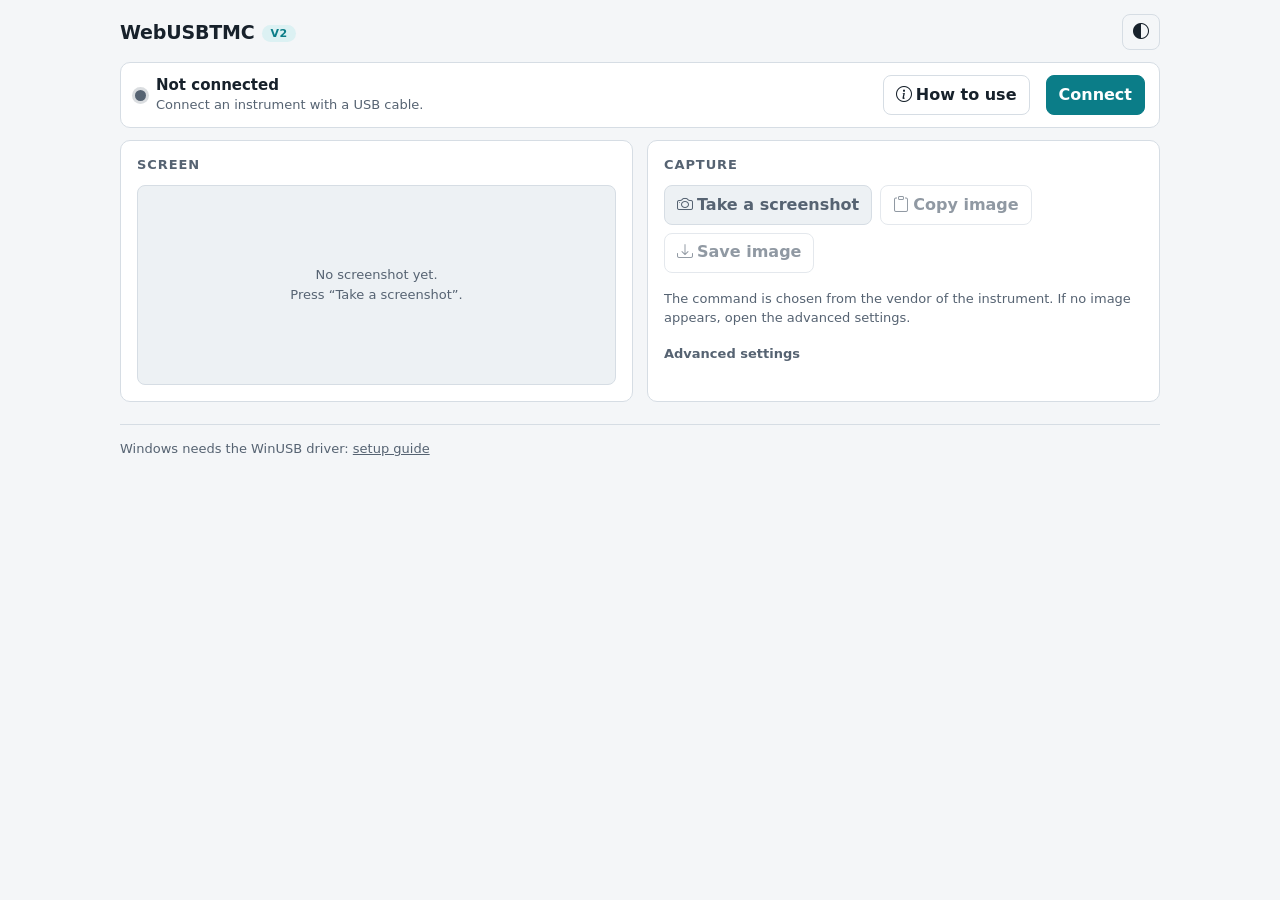
<file: v2/screenshotpage/index.html>
<!DOCTYPE html>
<html lang="en">

<head>
  <meta charset="utf-8">
  <meta name="viewport" content="width=device-width, initial-scale=1">
  <meta name="color-scheme" content="light dark">
  <title>WebUSBTMC Screenshot</title>
  <script src="../common/theme.js"></script>
  <link rel="stylesheet" href="https://cdn.jsdelivr.net/npm/bootstrap@5.3.8/dist/css/bootstrap.css"
    integrity="sha256-SlAge5VqSrlDZA7pkxGLVUo06WojJhz+WLmqGAenhJs=" crossorigin="anonymous">
  <link rel="stylesheet" href="https://cdn.jsdelivr.net/npm/bootstrap-icons@1.13.2/font/bootstrap-icons.css"
    integrity="sha256-YNpYiT7G8W7avaxPeaEN1zFRAQQHeC6QI2KG2w7nGZI=" crossorigin="anonymous">
  <link rel="stylesheet" href="../common/common.css">
  <link rel="stylesheet" href="screenshotpage.css">
</head>

<body>
  <div class="app">
    <header class="appbar">
      <a class="brand" href="../../">WebUSBTMC<span class="chip">v2</span></a>
      <h1 class="visually-hidden">Take a screenshot from an oscilloscope</h1>
      <button class="btn btn-outline-secondary theme-toggle" type="button" data-theme-toggle><i class="bi bi-circle-half"></i></button>
    </header>

    <section class="card-lite conn" aria-live="polite">
      <div class="info">
        <span class="dot" id="conn-dot"></span>
        <div style="min-width: 0">
          <div class="name" id="conn-name">Not connected</div>
          <div class="sub" id="conn-sub">Connect an instrument with a USB cable.</div>
        </div>
      </div>
      <button type="button" class="btn btn-outline-secondary" id="howto-button">
        <i class="bi bi-info-circle me-1"></i>How to use
      </button>
      <button class="btn btn-primary" type="button" id="connect-button">Connect</button>
    </section>

    <div id="alerts"></div>

    <main class="grid2">
      <section class="card-lite panel">
        <h2>Screen</h2>
        <div class="screen" id="screen">
          <p class="note m-0 p-3 text-center" id="screen-empty">No screenshot yet.<br>Press “Take a screenshot”.</p>
          <img class="d-none" id="screenshot-image" alt="Screenshot of the instrument">
        </div>
      </section>

      <section class="card-lite panel capture-panel">
        <h2>Capture</h2>
        <div class="row-actions mb-3">
          <button type="button" class="btn btn-primary" id="takeashot-button" data-needs-connection disabled>
            <i class="bi bi-camera me-1"></i>Take a screenshot
          </button>
          <button type="button" class="btn btn-outline-secondary" id="copy-image-button" disabled>
            <i class="bi bi-clipboard me-1"></i>Copy image
          </button>
          <a class="btn btn-outline-secondary disabled" id="download-link" href="#" role="button" aria-disabled="true">
            <i class="bi bi-download me-1"></i>Save image
          </a>
        </div>
        <p class="note">The command is chosen from the vendor of the instrument. If no image appears, open the advanced
          settings.</p>

        <details id="advanced">
          <summary class="field-label">Advanced settings</summary>
          <div class="pt-2">
            <label class="field-label" for="command-input">Screenshot command</label>
            <input class="form-control mono mb-1" id="command-input" placeholder="Enter command" spellcheck="false">
            <p class="note">Customize the screenshot command for your instrument.</p>

            <label class="field-label" for="delay-input">Wait time (milliseconds)</label>
            <input class="form-control mono mb-1" id="delay-input" placeholder="milliseconds" inputmode="numeric">
            <p class="note">Wait time after the command is sent, before the image is read.</p>

            <div class="form-check mb-3">
              <input class="form-check-input" type="checkbox" id="binaryBlock-check">
              <label class="form-check-label" for="binaryBlock-check">The image comes as a binary block (<span class="mono">#…</span>)</label>
            </div>

            <button type="button" class="btn btn-outline-secondary btn-sm mb-2" id="fetchDeviceInfo-button" data-needs-connection disabled>Fetch device info</button>
            <label class="field-label" for="yourDevice-textarea">About your device</label>
            <textarea class="form-control mono mb-1" id="yourDevice-textarea" rows="3" readonly></textarea>
            <p class="note mb-0">Please include this when you report a problem.</p>
          </div>
        </details>
      </section>
    </main>

    <footer class="foot">
      <span>Windows needs the WinUSB driver: <a href="https://github.com/ananswer/webusbtmc/#windows">setup guide</a></span>
    </footer>
  </div>

  <template id="howto-body" data-title="How to use Screenshot">
    <p>Capture the screen of an oscilloscope and save it as an image.</p>
    <ol>
      <li><strong>Connect.</strong> Press <b>Connect</b> and choose your oscilloscope in the dialog of the browser.</li>
      <li><strong>Capture.</strong> Press <b>Take a screenshot</b>. The image appears on the left.</li>
      <li><strong>Save.</strong> Press <b>Save image</b> to download it, or <b>Copy image</b> to paste it into a document or a chat.</li>
    </ol>
    <h6>Supported instruments</h6>
    <p>Keysight (Agilent), Tektronix, Rigol, Yokogawa, Rohde &amp; Schwarz and LeCroy oscilloscopes. The command is chosen from the vendor of the instrument.</p>
    <h6>What the page sends to the instrument</h6>
    <ul>
      <li>Keysight (Agilent), Rigol, Yokogawa and Rohde &amp; Schwarz: only a query for the screen data.</li>
      <li>Tektronix 2, 4 and 5 series: saves a temporary image file (<code>C:/tmp000.png</code>) on the instrument and reads it.</li>
      <li>Other Tektronix: <code>HARDCopy START</code>, after a device clear when connecting.</li>
      <li>LeCroy: sets the hardcopy setup (PNG, oscilloscope window) when connecting.</li>
    </ul>
    <h6>If no image appears</h6>
    <p>Open <b>Advanced settings</b> and check the command, the wait time and the binary block setting. <b>Fetch device info</b> shows the details to include when you report a problem.</p>
  </template>

  <script src="https://cdn.jsdelivr.net/npm/@popperjs/core@2.11.8/dist/umd/popper.min.js"
    integrity="sha256-whL0tQWoY1Ku1iskqPFvmZ+CHsvmRWx/PIoEvIeWh4I=" crossorigin="anonymous"></script>
  <script src="https://cdn.jsdelivr.net/npm/bootstrap@5.3.8/dist/js/bootstrap.min.js"
    integrity="sha256-ew8UiV1pJH/YjpOEBInP1HxVvT/SfrCmwSoUzF9JIgc=" crossorigin="anonymous"></script>

  <script type="module" src="screenshotpage.js"></script>
</body>

</html>
</file>
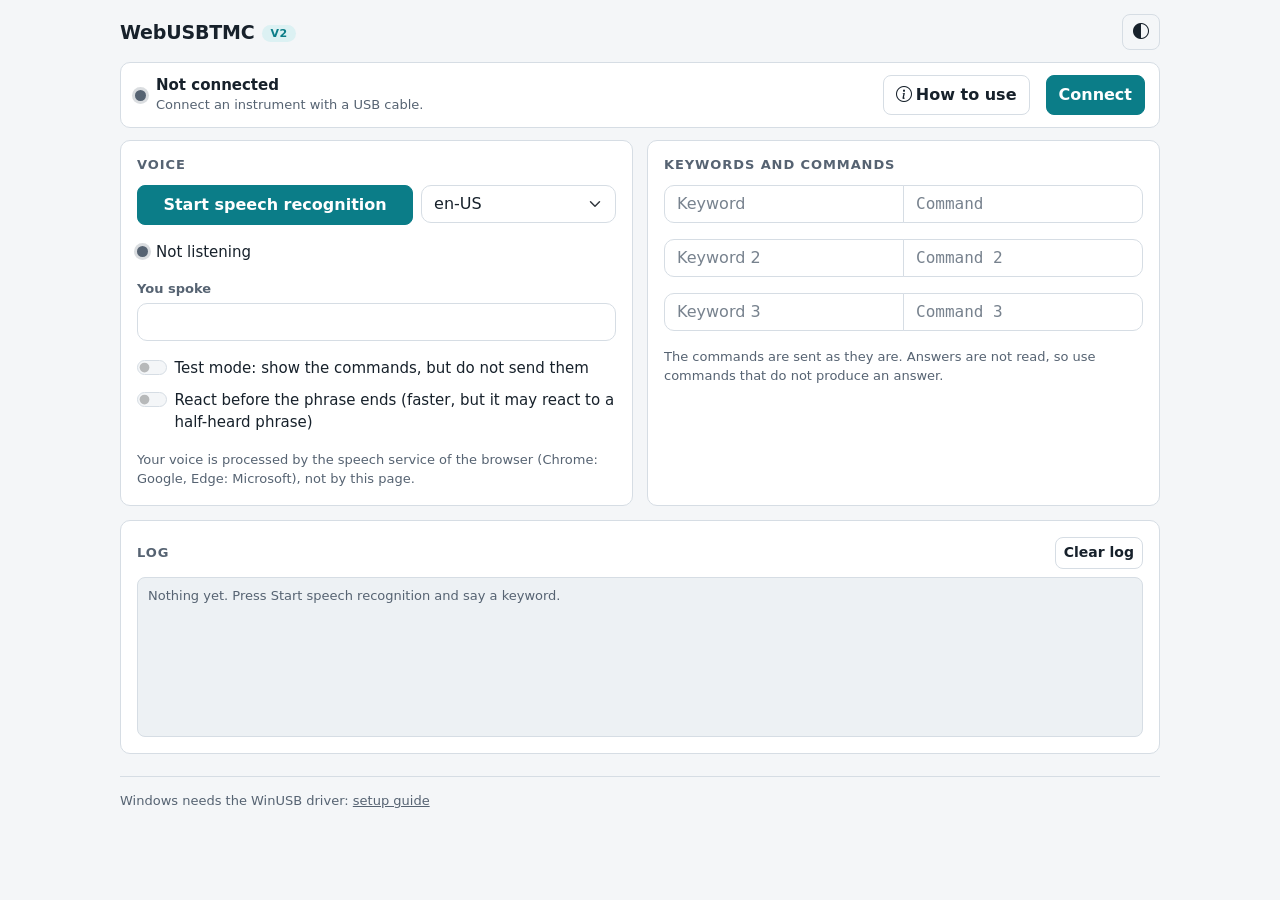
<file: v2/speechrecognitionpage/index.html>
<!DOCTYPE html>
<html lang="en">

<head>
  <meta charset="utf-8">
  <meta name="viewport" content="width=device-width, initial-scale=1">
  <meta name="color-scheme" content="light dark">
  <title>WebUSBTMC Speech Control</title>
  <script src="../common/theme.js"></script>
  <link rel="stylesheet" href="https://cdn.jsdelivr.net/npm/bootstrap@5.3.8/dist/css/bootstrap.css"
    integrity="sha256-SlAge5VqSrlDZA7pkxGLVUo06WojJhz+WLmqGAenhJs=" crossorigin="anonymous">
  <link rel="stylesheet" href="https://cdn.jsdelivr.net/npm/bootstrap-icons@1.13.2/font/bootstrap-icons.css"
    integrity="sha256-YNpYiT7G8W7avaxPeaEN1zFRAQQHeC6QI2KG2w7nGZI=" crossorigin="anonymous">
  <link rel="stylesheet" href="../common/common.css">
</head>

<body>
  <div class="app">
    <header class="appbar">
      <a class="brand" href="../../">WebUSBTMC<span class="chip">v2</span></a>
      <h1 class="visually-hidden">Speech control</h1>
      <button class="btn btn-outline-secondary theme-toggle" type="button" data-theme-toggle><i class="bi bi-circle-half"></i></button>
    </header>

    <section class="card-lite conn" aria-live="polite">
      <div class="info">
        <span class="dot" id="conn-dot"></span>
        <div style="min-width: 0">
          <div class="name" id="conn-name">Not connected</div>
          <div class="sub" id="conn-sub">Connect an instrument with a USB cable.</div>
        </div>
      </div>
      <button type="button" class="btn btn-outline-secondary" id="howto-button">
        <i class="bi bi-info-circle me-1"></i>How to use
      </button>
      <button class="btn btn-primary" type="button" id="connect-button">Connect</button>
    </section>

    <div id="alerts"></div>

    <main class="grid2">
      <section class="card-lite panel">
        <h2>Voice</h2>
        <div class="row g-2 mb-3">
          <div class="col-12 col-sm-7">
            <button type="button" class="btn btn-primary w-100" id="recognition-button">
              Start speech recognition
            </button>
          </div>
          <div class="col-12 col-sm-5">
            <label class="visually-hidden" for="language-selector">Language</label>
            <select class="form-select" id="language-selector">
              <option value="af-ZA">af-ZA</option>
              <option value="am-ET">am-ET</option>
              <option value="az-AZ">az-AZ</option>
              <option value="bn-BD">bn-BD</option>
              <option value="bn-IN">bn-IN</option>
              <option value="id-ID">id-ID</option>
              <option value="ms-MY">ms-MY</option>
              <option value="ca-ES">ca-ES</option>
              <option value="cs-CZ">cs-CZ</option>
              <option value="da-DK">da-DK</option>
              <option value="de-DE">de-DE</option>
              <option value="en-AU">en-AU</option>
              <option value="en-CA">en-CA</option>
              <option value="en-IN">en-IN</option>
              <option value="en-KE">en-KE</option>
              <option value="en-TZ">en-TZ</option>
              <option value="en-GH">en-GH</option>
              <option value="en-NZ">en-NZ</option>
              <option value="en-NG">en-NG</option>
              <option value="en-ZA">en-ZA</option>
              <option value="en-PH">en-PH</option>
              <option value="en-GB">en-GB</option>
              <option value="en-US">en-US</option>
              <option value="es-AR">es-AR</option>
              <option value="es-BO">es-BO</option>
              <option value="es-CL">es-CL</option>
              <option value="es-CO">es-CO</option>
              <option value="es-CR">es-CR</option>
              <option value="es-EC">es-EC</option>
              <option value="es-SV">es-SV</option>
              <option value="es-ES">es-ES</option>
              <option value="es-US">es-US</option>
              <option value="es-GT">es-GT</option>
              <option value="es-HN">es-HN</option>
              <option value="es-MX">es-MX</option>
              <option value="es-NI">es-NI</option>
              <option value="es-PA">es-PA</option>
              <option value="es-PY">es-PY</option>
              <option value="es-PE">es-PE</option>
              <option value="es-PR">es-PR</option>
              <option value="es-DO">es-DO</option>
              <option value="es-UY">es-UY</option>
              <option value="es-VE">es-VE</option>
              <option value="eu-ES">eu-ES</option>
              <option value="fil-PH">fil-PH</option>
              <option value="fr-FR">fr-FR</option>
              <option value="jv-ID">jv-ID</option>
              <option value="gl-ES">gl-ES</option>
              <option value="gu-IN">gu-IN</option>
              <option value="hr-HR">hr-HR</option>
              <option value="zu-ZA">zu-ZA</option>
              <option value="is-IS">is-IS</option>
              <option value="it-IT">it-IT</option>
              <option value="it-CH">it-CH</option>
              <option value="kn-IN">kn-IN</option>
              <option value="km-KH">km-KH</option>
              <option value="lv-LV">lv-LV</option>
              <option value="lt-LT">lt-LT</option>
              <option value="ml-IN">ml-IN</option>
              <option value="mr-IN">mr-IN</option>
              <option value="hu-HU">hu-HU</option>
              <option value="lo-LA">lo-LA</option>
              <option value="nl-NL">nl-NL</option>
              <option value="ne-NP">ne-NP</option>
              <option value="nb-NO">nb-NO</option>
              <option value="pl-PL">pl-PL</option>
              <option value="pt-BR">pt-BR</option>
              <option value="pt-PT">pt-PT</option>
              <option value="ro-RO">ro-RO</option>
              <option value="si-LK">si-LK</option>
              <option value="sl-SI">sl-SI</option>
              <option value="su-ID">su-ID</option>
              <option value="sk-SK">sk-SK</option>
              <option value="fi-FI">fi-FI</option>
              <option value="sv-SE">sv-SE</option>
              <option value="sw-TZ">sw-TZ</option>
              <option value="sw-KE">sw-KE</option>
              <option value="ka-GE">ka-GE</option>
              <option value="hy-AM">hy-AM</option>
              <option value="ta-IN">ta-IN</option>
              <option value="ta-SG">ta-SG</option>
              <option value="ta-LK">ta-LK</option>
              <option value="ta-MY">ta-MY</option>
              <option value="te-IN">te-IN</option>
              <option value="vi-VN">vi-VN</option>
              <option value="tr-TR">tr-TR</option>
              <option value="ur-PK">ur-PK</option>
              <option value="ur-IN">ur-IN</option>
              <option value="el-GR">el-GR</option>
              <option value="bg-BG">bg-BG</option>
              <option value="ru-RU">ru-RU</option>
              <option value="sr-RS">sr-RS</option>
              <option value="uk-UA">uk-UA</option>
              <option value="ko-KR">ko-KR</option>
              <option value="cmn-Hans-CN">cmn-Hans-CN</option>
              <option value="cmn-Hans-HK">cmn-Hans-HK</option>
              <option value="cmn-Hant-TW">cmn-Hant-TW</option>
              <option value="yue-Hant-HK">yue-Hant-HK</option>
              <option value="ja-JP">ja-JP</option>
              <option value="hi-IN">hi-IN</option>
              <option value="th-TH">th-TH</option>
            </select>
          </div>
        </div>
        <div class="d-flex align-items-center gap-2 mb-3" aria-live="polite">
          <span class="dot" id="listen-dot"></span><span id="listen-text">Not listening</span>
        </div>
        <label for="whatyousaid" class="field-label">You spoke</label>
        <input type="text" class="form-control" id="whatyousaid" readonly>
        <div class="form-check form-switch mt-3">
          <input class="form-check-input" type="checkbox" role="switch" id="test-mode">
          <label class="form-check-label" for="test-mode">Test mode: show the commands, but do not send them</label>
        </div>
        <div class="form-check form-switch mt-2">
          <input class="form-check-input" type="checkbox" role="switch" id="early-mode">
          <label class="form-check-label" for="early-mode">React before the phrase ends (faster, but it may react to a half-heard phrase)</label>
        </div>
        <p class="note mt-3 mb-0">Your voice is processed by the speech service of the browser (Chrome: Google,
          Edge: Microsoft), not by this page.</p>
      </section>

      <section class="card-lite panel">
        <h2>Keywords and commands</h2>
        <div class="input-group mb-3">
          <input type="text" class="form-control" placeholder="Keyword" aria-label="Keyword 1" id="input-keyword">
          <input type="text" class="form-control mono" placeholder="Command" aria-label="Command 1" id="input-command" spellcheck="false">
        </div>
        <div class="input-group mb-3">
          <input type="text" class="form-control" placeholder="Keyword 2" aria-label="Keyword 2" id="input-keyword2">
          <input type="text" class="form-control mono" placeholder="Command 2" aria-label="Command 2" id="input-command2" spellcheck="false">
        </div>
        <div class="input-group">
          <input type="text" class="form-control" placeholder="Keyword 3" aria-label="Keyword 3" id="input-keyword3">
          <input type="text" class="form-control mono" placeholder="Command 3" aria-label="Command 3" id="input-command3" spellcheck="false">
        </div>
        <p class="note mt-3 mb-0">The commands are sent as they are. Answers are not read, so use commands that do not
          produce an answer.</p>
      </section>

      <section class="card-lite panel" style="grid-column: 1 / -1">
        <div class="d-flex align-items-center justify-content-between mb-2">
          <h2 class="mb-0">Log</h2>
          <button class="btn btn-sm btn-outline-secondary" type="button" id="clear-log-button" style="min-height: 32px">Clear log</button>
        </div>
        <div class="log" id="speech-log" role="log" aria-live="polite" style="height: 160px"><div class="empty">Nothing yet. Press Start speech recognition and say a keyword.</div></div>
      </section>
    </main>

    <footer class="foot">
      <span>Windows needs the WinUSB driver: <a href="https://github.com/ananswer/webusbtmc/#windows">setup guide</a></span>
    </footer>
  </div>

  <template id="howto-body" data-title="How to use Speech control">
    <p>Send commands to an instrument by voice.</p>
    <ol>
      <li><strong>Connect.</strong> Press <b>Connect</b> and choose your instrument in the dialog of the browser.</li>
      <li><strong>Register.</strong> Enter a keyword and the command to send when the keyword is heard. Up to three pairs. They are remembered in this browser.</li>
      <li><strong>Listen.</strong> Check the language (it starts with the language of your browser) and press <b>Start speech recognition</b>. Allow the microphone when the browser asks.</li>
      <li><strong>Speak.</strong> Say a keyword. Its command is sent to the instrument, and the log shows what was heard and what was sent.</li>
    </ol>
    <h6>Try it safely</h6>
    <p>Turn on <b>Test mode</b> to see which commands would be sent without sending them. Check that <b>Listening</b> is shown: that is when the microphone is open.</p>
    <h6>Notes</h6>
    <ul>
      <li>Speech recognition needs a browser that supports it, such as Chrome or Edge. The audio is sent to the speech service of the browser (Chrome: Google, Edge: Microsoft). Do not use it for confidential work.</li>
      <li>By default only a finished phrase counts. <b>React before the phrase ends</b> is faster, but may react to a half-heard phrase.</li>
      <li>In languages written with spaces a keyword must be heard as a whole word: “on” is not found in “one”.</li>
      <li>If several keywords are heard in one phrase, the one heard last is used.</li>
      <li>The commands are only written. Answers of the instrument are not read, so use commands that do not produce an answer.</li>
      <li>Be careful with commands that switch an output on. Background talk can be mistaken for a keyword.</li>
    </ul>
  </template>

  <script src="https://cdn.jsdelivr.net/npm/@popperjs/core@2.11.8/dist/umd/popper.min.js"
    integrity="sha256-whL0tQWoY1Ku1iskqPFvmZ+CHsvmRWx/PIoEvIeWh4I=" crossorigin="anonymous"></script>
  <script src="https://cdn.jsdelivr.net/npm/bootstrap@5.3.8/dist/js/bootstrap.min.js"
    integrity="sha256-ew8UiV1pJH/YjpOEBInP1HxVvT/SfrCmwSoUzF9JIgc=" crossorigin="anonymous"></script>
  <script type="module" src="speechrecognitionpage.js"></script>
</body>

</html>
</file>
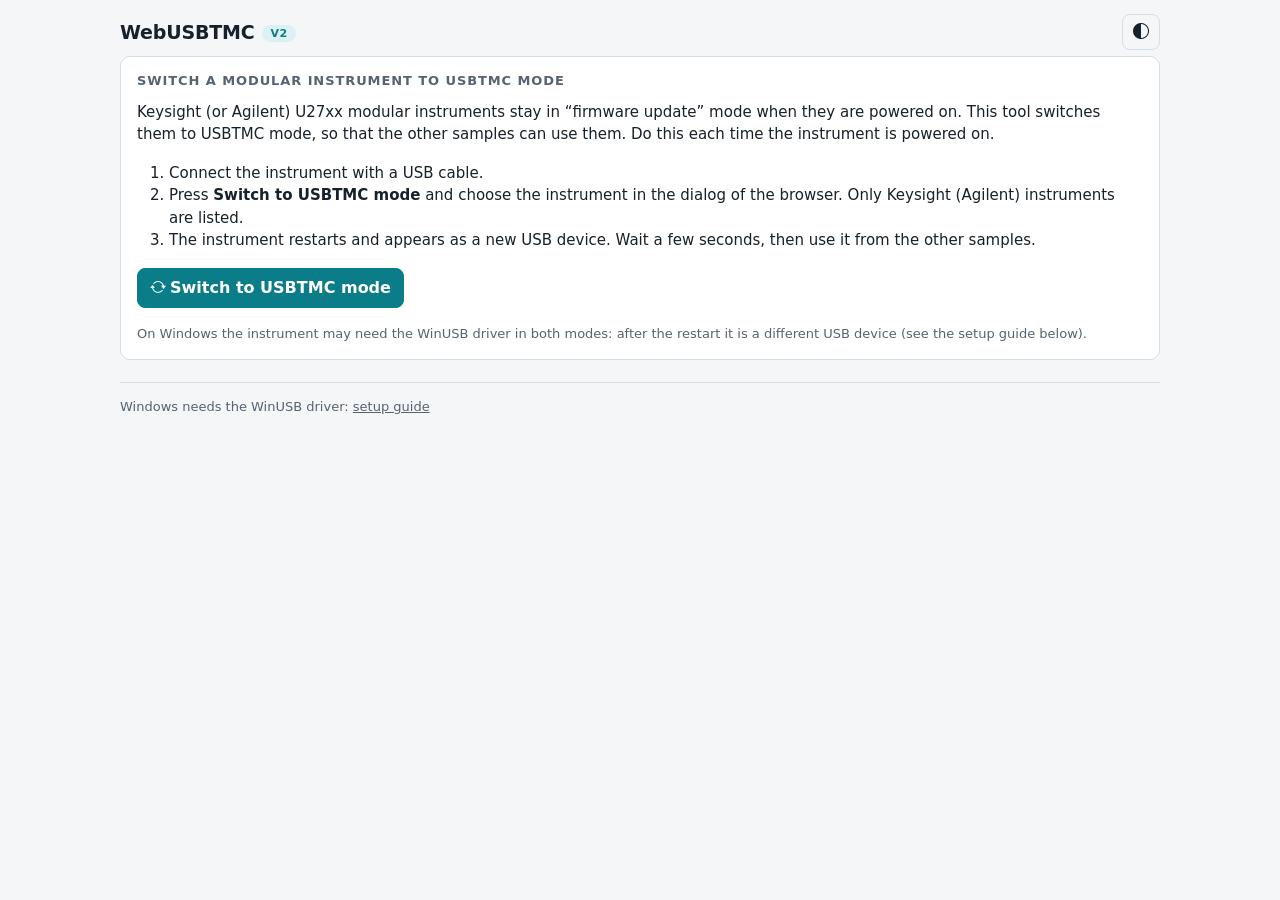
<file: v2/unlockusbmodular/index.html>
<!DOCTYPE html>
<html lang="en">

<head>
  <meta charset="utf-8">
  <meta name="viewport" content="width=device-width, initial-scale=1">
  <meta name="color-scheme" content="light dark">
  <title>WebUSBTMC Unlock Modular</title>
  <script src="../common/theme.js"></script>
  <link rel="stylesheet" href="https://cdn.jsdelivr.net/npm/bootstrap@5.3.8/dist/css/bootstrap.css"
    integrity="sha256-SlAge5VqSrlDZA7pkxGLVUo06WojJhz+WLmqGAenhJs=" crossorigin="anonymous">
  <link rel="stylesheet" href="https://cdn.jsdelivr.net/npm/bootstrap-icons@1.13.2/font/bootstrap-icons.css"
    integrity="sha256-YNpYiT7G8W7avaxPeaEN1zFRAQQHeC6QI2KG2w7nGZI=" crossorigin="anonymous">
  <link rel="stylesheet" href="../common/common.css">
</head>

<body>
  <div class="app">
    <header class="appbar">
      <a class="brand" href="../../">WebUSBTMC<span class="chip">v2</span></a>
      <h1 class="visually-hidden">Unlock USB modular instruments</h1>
      <button class="btn btn-outline-secondary theme-toggle" type="button" data-theme-toggle><i class="bi bi-circle-half"></i></button>
    </header>

    <div id="alerts"></div>

    <main>
      <section class="card-lite panel">
        <h2>Switch a modular instrument to USBTMC mode</h2>
        <p>Keysight (or Agilent) U27xx modular instruments stay in “firmware update” mode when they are powered on.
          This tool switches them to USBTMC mode, so that the other samples can use them.
          Do this each time the instrument is powered on.</p>
        <ol class="mb-3">
          <li>Connect the instrument with a USB cable.</li>
          <li>Press <b>Switch to USBTMC mode</b> and choose the instrument in the dialog of the browser.
            Only Keysight (Agilent) instruments are listed.</li>
          <li>The instrument restarts and appears as a new USB device. Wait a few seconds, then use it from the other samples.</li>
        </ol>
        <button class="btn btn-primary" type="button" id="unlock"><i class="bi bi-arrow-repeat me-1"></i>Switch to USBTMC mode</button>
        <p class="note mt-3 mb-0">On Windows the instrument may need the WinUSB driver in both modes: after the restart it
          is a different USB device (see the setup guide below).</p>
      </section>
    </main>

    <footer class="foot">
      <span>Windows needs the WinUSB driver: <a href="https://github.com/ananswer/webusbtmc/#windows">setup guide</a></span>
    </footer>
  </div>

  <script type="module" src="unlockusbmodular.js"></script>
</body>

</html>
</file>
<file: v1/basiciopage/basiciopage-template.css>
body {
  padding-top: 1rem;
}
</file>
<file: v1/screenshotpage/screenshotpage-template.css>
body {
  padding-top: 2rem;
}

.form-group {
  margin-bottom: 1rem;
}
</file>
<file: v1/speechrecognitionpage/speechrecognition-template.css>
body {
  padding-top: 2rem;
}
</file>
<file: v2/screenshotpage/screenshotpage.css>
/* The area that shows the screenshot. Oscilloscope screens are about 8:5. */
.screen {
  display: grid;
  place-items: center;
  min-height: 200px;
  background: var(--surface-2);
  border: 1px solid var(--line);
  border-radius: 8px;
  overflow: hidden;
}

/* One column: the Capture panel is above the screen, so the button does not move out of reach. */
.capture-panel { order: -1; }
@container (min-width: 760px) { .capture-panel { order: 0; } }

.screen img {
  display: block;
  max-width: 100%;
  height: auto;
}
</file>
<file: v2/common/common.css>
/*
 * Shared look of the WebUSBTMC samples.
 * Load it after Bootstrap. Change colours and sizes in the variables below.
 */

:root {
  --bg: #f4f6f8;
  --surface: #ffffff;
  --surface-2: #edf1f4;
  --line: #d6dde4;
  --fg: #17212b;
  --muted: #566372;
  --accent: #0b7d88;
  --accent-hover: #09656e;
  --accent-soft: #dcf1f3;
  --on-accent: #ffffff;
  --ok: #1d7f45;
  --warn: #9a6200;
  --err: #b3261e;
  --err-soft: #fbe9e7;
  --warn-soft: #fff3d6;
  /* Oscilloscope channel colours, for waveforms */
  --ch1: #a9740a;
  --ch2: #1f8a4c;
  --font-ui: system-ui, -apple-system, "Segoe UI", Roboto, "Helvetica Neue", "Noto Sans JP", "Yu Gothic UI", Meiryo, sans-serif;
  --font-mono: ui-monospace, "Cascadia Mono", "SF Mono", Consolas, Menlo, monospace;
  --radius: 10px;
}

@media (prefers-color-scheme: dark) {
  :root:not([data-theme="light"]) {
    --bg: #0e1319;
    --surface: #161d25;
    --surface-2: #1d2630;
    --line: #2b3643;
    --fg: #e6ecf2;
    --muted: #9aa8b7;
    --accent: #3cc2cf;
    --accent-hover: #6bd5df;
    --accent-soft: #123a40;
    --on-accent: #06242a;
    --ok: #52d48a;
    --warn: #f0b94a;
    --err: #ff8a80;
    --err-soft: #3a1b19;
    --warn-soft: #3a2d12;
    --ch1: #f5cc4f;
    --ch2: #4fe08f;
    color-scheme: dark;
  }
}

:root[data-theme="dark"] {
  --bg: #0e1319;
  --surface: #161d25;
  --surface-2: #1d2630;
  --line: #2b3643;
  --fg: #e6ecf2;
  --muted: #9aa8b7;
  --accent: #3cc2cf;
  --accent-hover: #6bd5df;
  --accent-soft: #123a40;
  --on-accent: #06242a;
  --ok: #52d48a;
  --warn: #f0b94a;
  --err: #ff8a80;
  --err-soft: #3a1b19;
  --warn-soft: #3a2d12;
  --ch1: #f5cc4f;
  --ch2: #4fe08f;
  color-scheme: dark;
}

/* Bootstrap reads these variables. */
:root, [data-bs-theme="light"], [data-bs-theme="dark"] {
  --bs-body-bg: var(--bg);
  --bs-body-color: var(--fg);
  --bs-body-font-family: var(--font-ui);
  --bs-border-color: var(--line);
  --bs-secondary-color: var(--muted);
  --bs-tertiary-bg: var(--surface-2);
  --bs-link-color: var(--accent);
  --bs-link-hover-color: var(--accent-hover);
  --bs-border-radius: var(--radius);
}

body {
  background: var(--bg);
  color: var(--fg);
  font-size: 15px;
  line-height: 1.5;
  padding-left: max(16px, env(safe-area-inset-left, 0px));
  padding-right: max(16px, env(safe-area-inset-right, 0px));
  padding-block: 0 32px;
}

a { color: var(--accent); }
h1, h2, h3 { text-wrap: balance; }
.mono { font-family: var(--font-mono); font-variant-numeric: tabular-nums; }
.note { font-size: 13px; color: var(--muted); }

/* Buttons and form controls */
.btn { --bs-btn-border-radius: 8px; --bs-btn-font-weight: 600; min-height: 40px; }
@media (pointer: coarse) { .btn, .form-control, .form-select { min-height: 46px; } }
.btn-primary {
  --bs-btn-bg: var(--accent); --bs-btn-border-color: var(--accent); --bs-btn-color: var(--on-accent);
  --bs-btn-hover-bg: var(--accent-hover); --bs-btn-hover-border-color: var(--accent-hover); --bs-btn-hover-color: var(--on-accent);
  --bs-btn-active-bg: var(--accent-hover); --bs-btn-active-border-color: var(--accent-hover); --bs-btn-active-color: var(--on-accent);
  --bs-btn-disabled-bg: var(--accent); --bs-btn-disabled-border-color: var(--accent); --bs-btn-disabled-color: var(--on-accent);
}
.btn-outline-secondary {
  --bs-btn-color: var(--fg); --bs-btn-border-color: var(--line);
  --bs-btn-hover-bg: var(--surface-2); --bs-btn-hover-border-color: var(--muted); --bs-btn-hover-color: var(--fg);
  --bs-btn-active-bg: var(--surface-2); --bs-btn-active-border-color: var(--muted); --bs-btn-active-color: var(--fg);
  --bs-btn-disabled-color: var(--muted); --bs-btn-disabled-border-color: var(--line);
}
.btn:focus-visible, .form-control:focus, .form-select:focus, .form-check-input:focus, .nav-link:focus-visible, summary:focus-visible {
  outline: 2px solid var(--accent);
  outline-offset: 2px;
  box-shadow: none;
  border-color: var(--accent);
}
.form-control, .form-select { background-color: var(--surface); color: var(--fg); border-color: var(--line); }
.form-control:disabled, .form-select:disabled { background-color: var(--surface-2); color: var(--muted); opacity: 1; }
.form-control::placeholder { color: var(--muted); opacity: .8; }
.form-check-input:checked { background-color: var(--accent); border-color: var(--accent); }
.field-label { font-size: 13px; color: var(--muted); font-weight: 600; margin-bottom: 4px; display: block; }
[disabled] { cursor: not-allowed; }
/* A button that cannot be used yet is grey. One that is working (aria-busy) keeps its colour. */
.btn-primary:disabled:not([aria-busy]) {
  --bs-btn-disabled-bg: var(--surface-2); --bs-btn-disabled-border-color: var(--line); --bs-btn-disabled-color: var(--muted);
  --bs-btn-disabled-opacity: 1;
}

/* Page frame */
.app { max-width: 1040px; margin-inline: auto; container-type: inline-size; }

.appbar { display: flex; align-items: center; justify-content: space-between; gap: 12px; padding-block: 14px 6px; }
.brand { font-size: 19px; font-weight: 700; letter-spacing: -.01em; color: var(--fg); text-decoration: none; }
.brand:hover { color: var(--fg); }
.chip {
  font-size: 11px; font-weight: 600; letter-spacing: .04em; text-transform: uppercase; padding: 2px 8px; border-radius: 999px;
  background: var(--accent-soft); color: var(--accent); margin-left: 8px; vertical-align: 2px;
}
.theme-toggle { min-height: 36px; padding: 4px 10px; }
.card-lite { background: var(--surface); border: 1px solid var(--line); border-radius: var(--radius); }
.panel { padding: 16px; min-width: 0; }
.panel h2 { font-size: 13px; text-transform: uppercase; letter-spacing: .07em; color: var(--muted); font-weight: 650; margin: 0 0 12px; }
.grid2 { display: grid; gap: 14px; grid-template-columns: 1fr; }
@container (min-width: 760px) { .grid2 { grid-template-columns: minmax(0, 1fr) minmax(0, 1fr); } }
.row-actions { display: flex; flex-wrap: wrap; gap: 8px; }

/* Dialogs */
.modal-content { background: var(--surface); border-color: var(--line); }
.modal-header, .modal-footer { border-color: var(--line); }

/* Connection bar */
.conn { display: flex; flex-wrap: wrap; align-items: center; gap: 10px 16px; padding: 12px 14px; margin-block: 6px 12px; }
.conn .info { display: flex; align-items: center; gap: 10px; flex: 1 1 220px; min-width: 0; }
.conn .name { font-weight: 650; line-height: 1.25; overflow-wrap: anywhere; }
.conn .sub { font-size: 13px; color: var(--muted); }
.dot { width: 11px; height: 11px; border-radius: 50%; flex: none; background: var(--muted); box-shadow: 0 0 0 3px color-mix(in srgb, var(--muted) 22%, transparent); }
.dot.ok { background: var(--ok); box-shadow: 0 0 0 3px color-mix(in srgb, var(--ok) 25%, transparent); }
.dot.err { background: var(--err); box-shadow: 0 0 0 3px color-mix(in srgb, var(--err) 25%, transparent); }
.dot.busy { background: var(--warn); box-shadow: 0 0 0 3px color-mix(in srgb, var(--warn) 25%, transparent); }

/* Messages shown in the page instead of alert() */
.msg { display: flex; gap: 10px; padding: 11px 14px; border-radius: var(--radius); border: 1px solid; margin-block: 0 12px; font-size: 14px; }
.msg.err { background: var(--err-soft); border-color: color-mix(in srgb, var(--err) 45%, transparent); }
.msg.ok { background: var(--accent-soft); border-color: color-mix(in srgb, var(--ok) 45%, transparent); }
.msg.warn { background: var(--warn-soft); border-color: color-mix(in srgb, var(--warn) 45%, transparent); }
.msg .text { min-width: 0; overflow-wrap: anywhere; }
.msg b { display: block; }
.msg .bi { flex: none; margin-top: 1px; }
.msg.err .bi { color: var(--err); }
.msg.warn .bi { color: var(--warn); }
.msg.ok .bi { color: var(--ok); }
.msg .x { margin-left: auto; background: none; border: 0; color: var(--muted); font-size: 18px; line-height: 1; padding: 0 4px; }

/* Log of what was sent and received */
.log {
  font-family: var(--font-mono); font-size: 13px; background: var(--surface-2); border: 1px solid var(--line); border-radius: 8px;
  height: 280px; overflow: auto; padding: 8px 10px; white-space: pre-wrap; overflow-wrap: anywhere;
}
.log .ln { display: grid; grid-template-columns: auto 16px 1fr; gap: 6px; padding: 1px 0; }
.log .time { color: var(--muted); font-variant-numeric: tabular-nums; }
.log .tx { color: var(--accent); }
.log .info { color: var(--muted); }
.log .empty { color: var(--muted); font-family: var(--font-ui); }

.foot { margin-top: 22px; padding-top: 14px; border-top: 1px solid var(--line); display: flex; flex-wrap: wrap; gap: 6px 18px; font-size: 13px; color: var(--muted); }
.foot a { color: var(--muted); }

@media (prefers-reduced-motion: reduce) { * { transition: none !important; animation: none !important; } }
</file>
